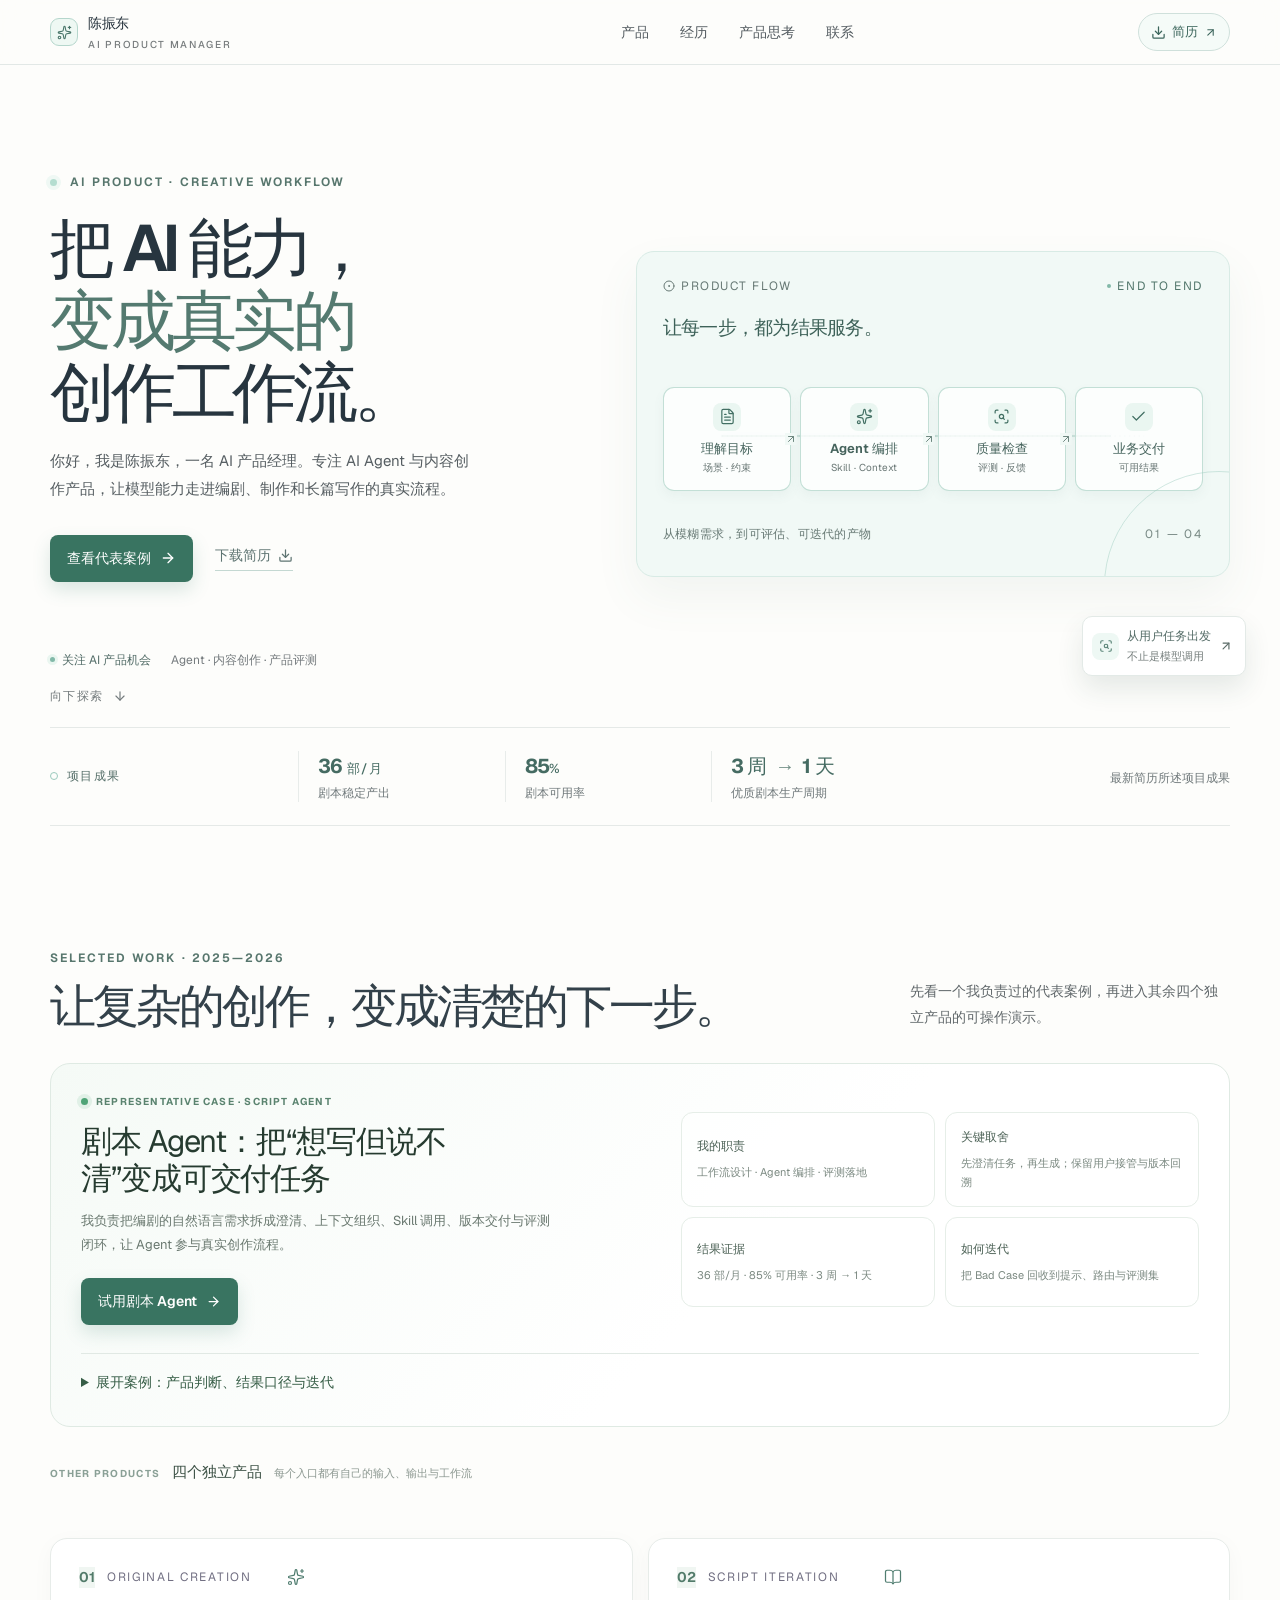
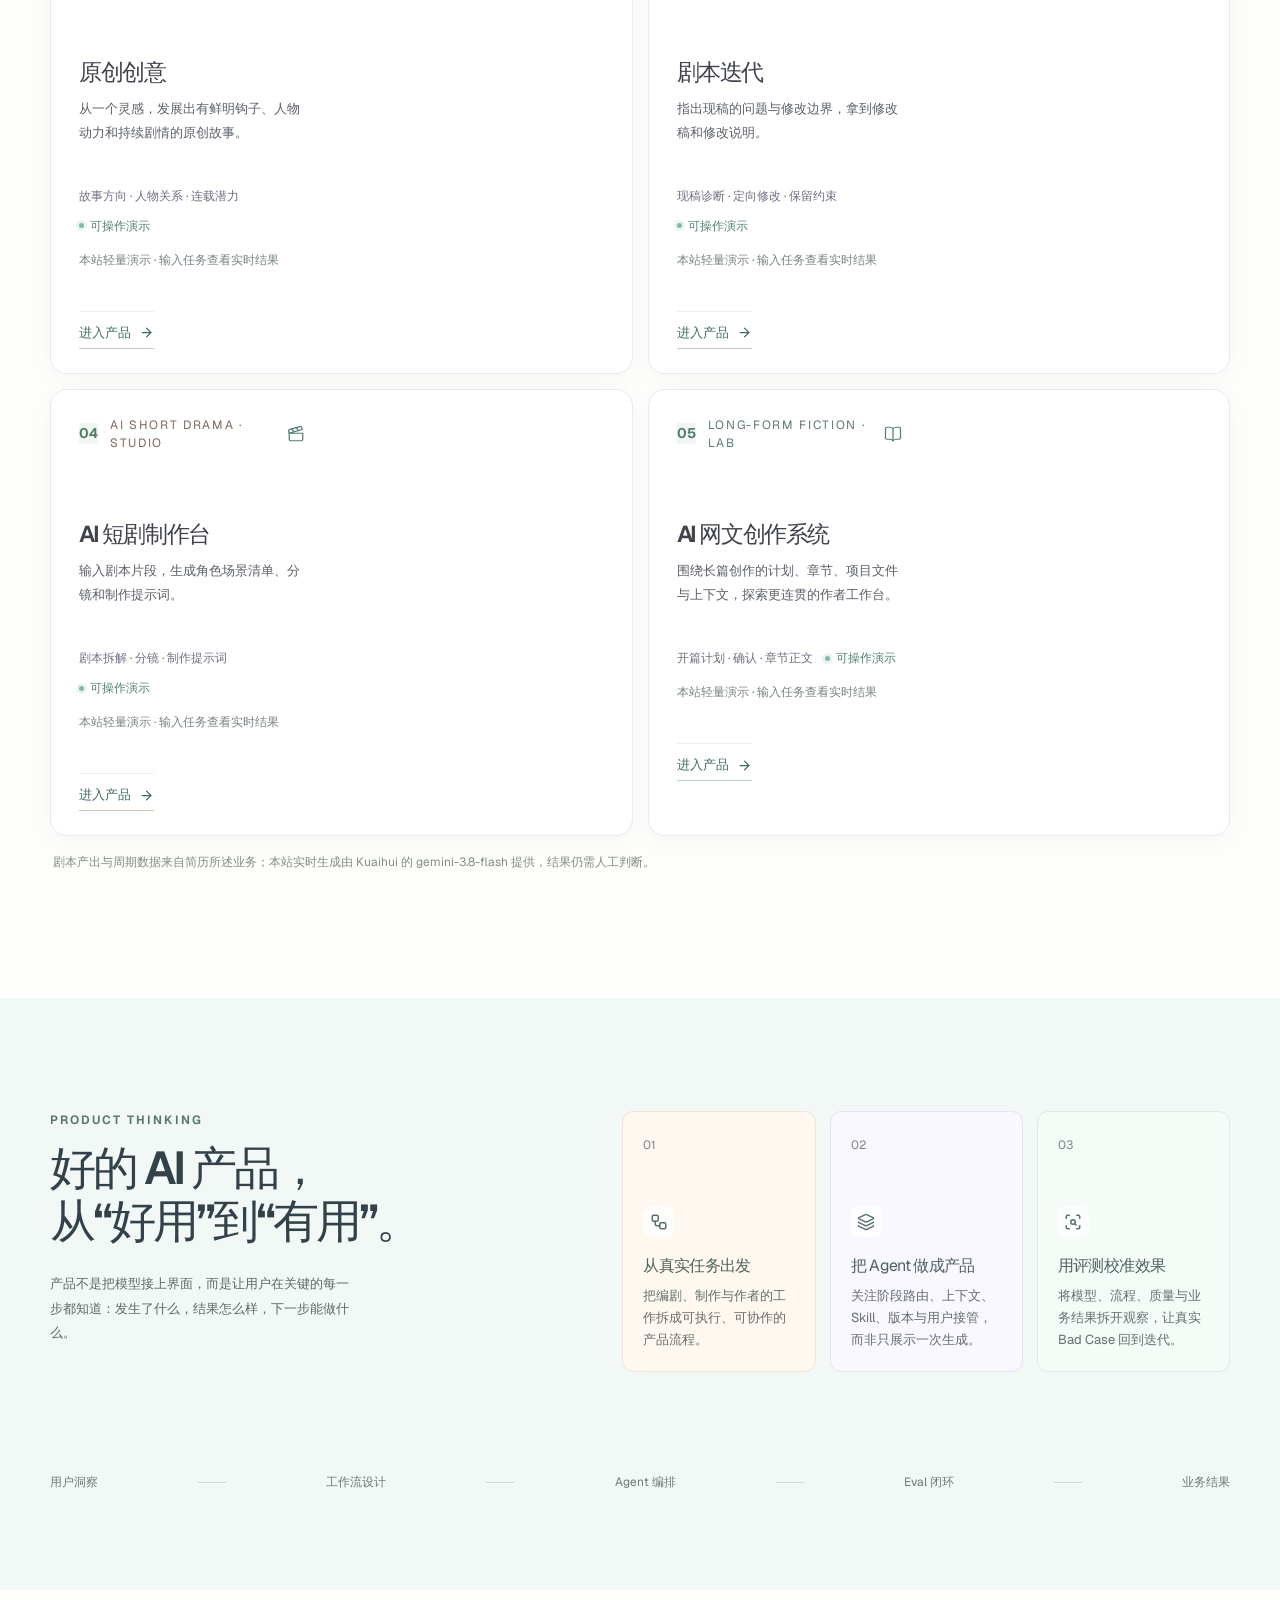
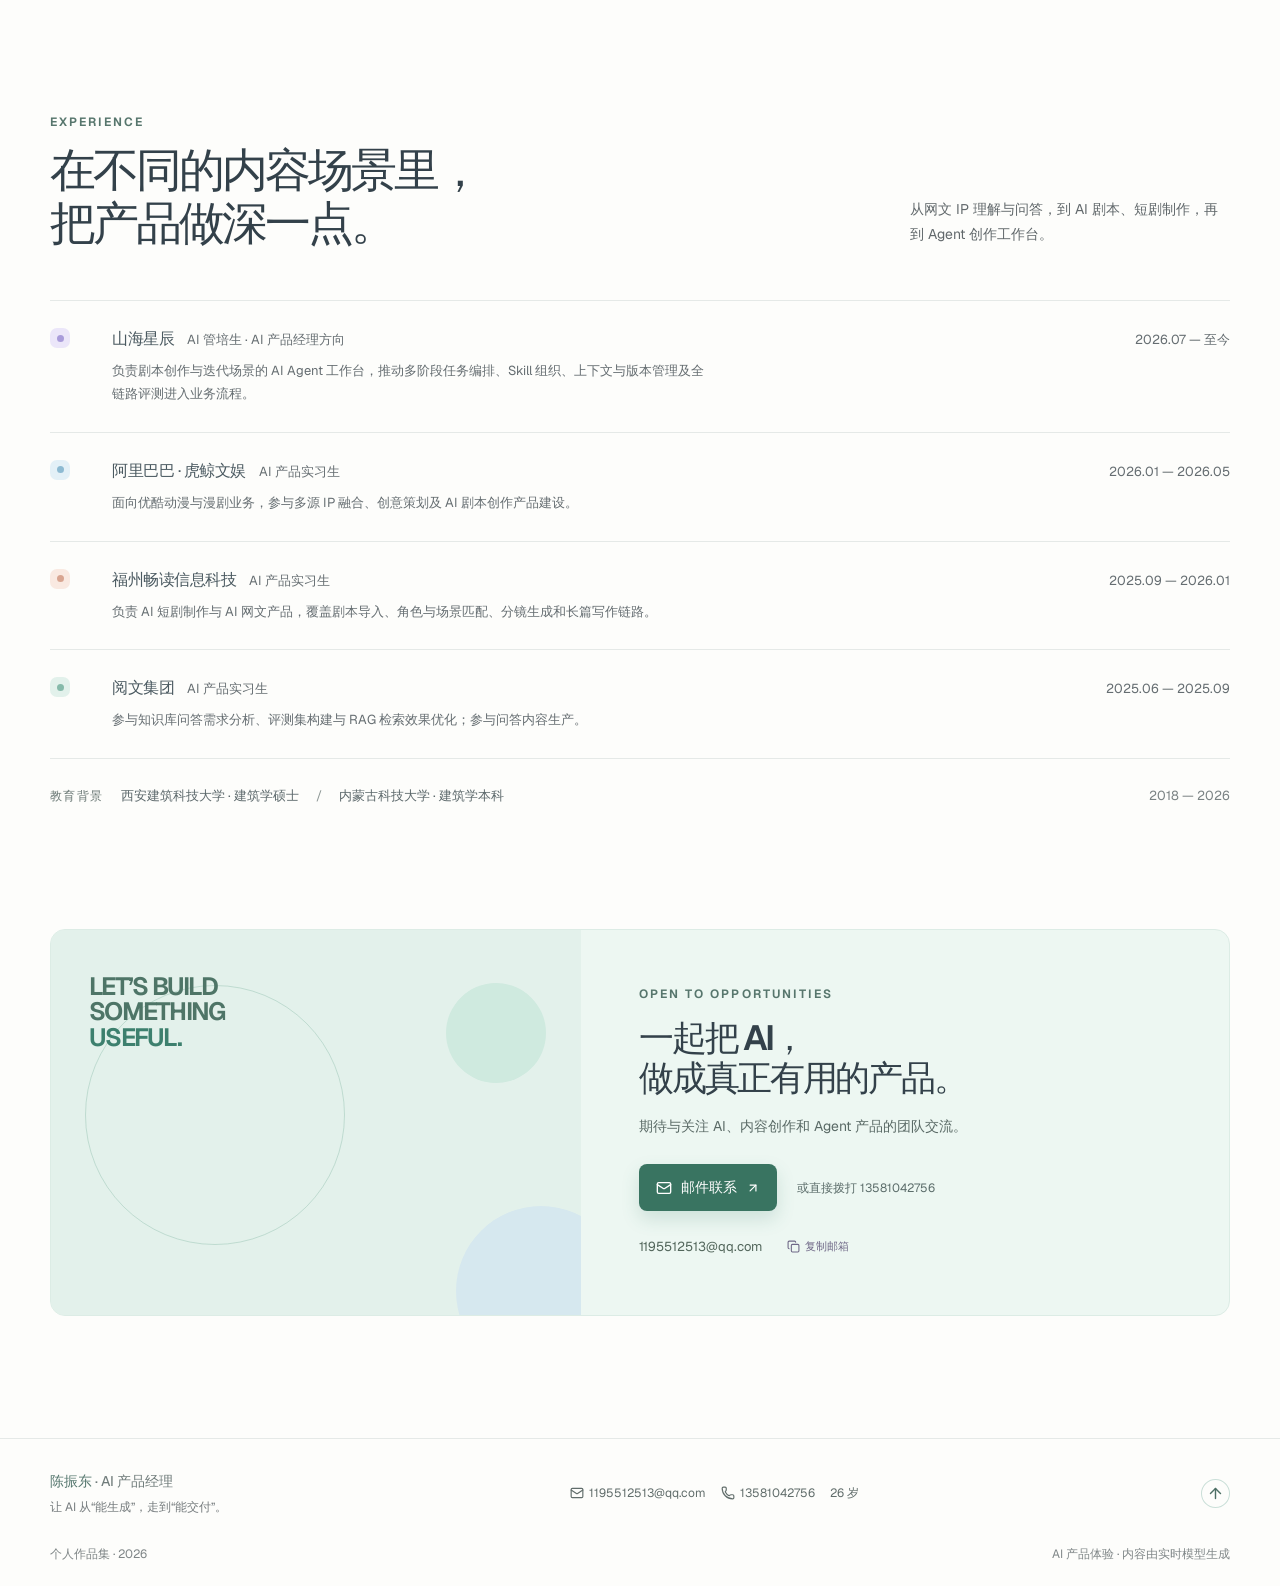
<file: index.html>
<!doctype html>
<html lang="zh-CN">
  <head>
    <meta charset="UTF-8" />
    <link rel="icon" type="image/svg+xml" href="/favicon.svg" />
    <meta name="viewport" content="width=device-width, initial-scale=1.0" />
    <meta
      name="description"
      content="陈振东的 AI 产品经理个人作品集：剧本 Agent、AI 短剧制作与 AI 网文创作系统。"
    />
    <title>陈振东 · AI 产品经理</title>
    <meta name="theme-color" content="#fdfdfb" />
    <link rel="canonical" href="https://closer-creat.github.io/" />
    <meta property="og:type" content="website" />
    <meta property="og:locale" content="zh_CN" />
    <meta property="og:site_name" content="陈振东 · AI 产品作品集" />
    <meta property="og:title" content="陈振东 · AI 产品经理" />
    <meta
      property="og:description"
      content="陈振东的 AI 产品经理个人作品集：剧本 Agent、AI 短剧制作与 AI 网文创作系统。"
    />
    <meta property="og:url" content="https://closer-creat.github.io/" />
    <script type="module" crossorigin src="/assets/index-BRLdlE_o.js"></script>
    <link rel="stylesheet" crossorigin href="/assets/index-TGGJZTdG.css">
  </head>
  <body>
    <div id="root"></div>
  </body>
</html>
</file>
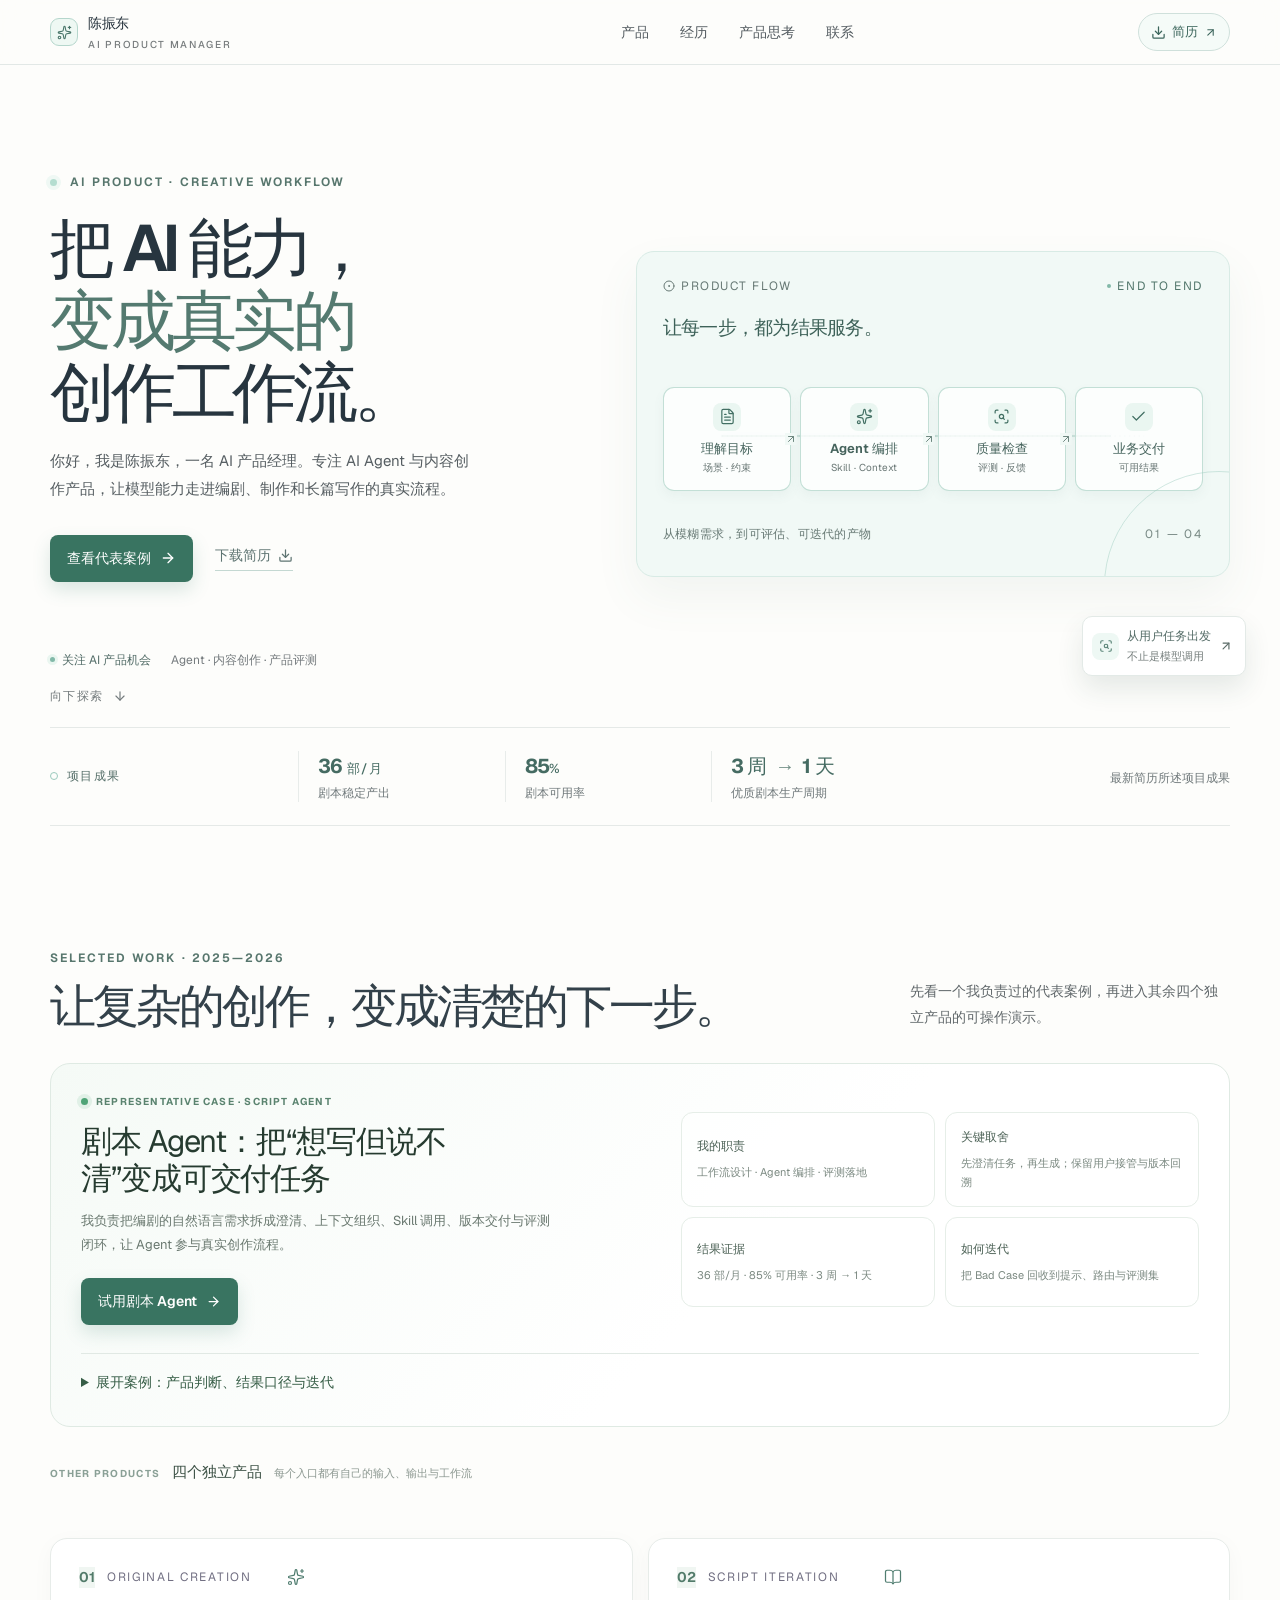
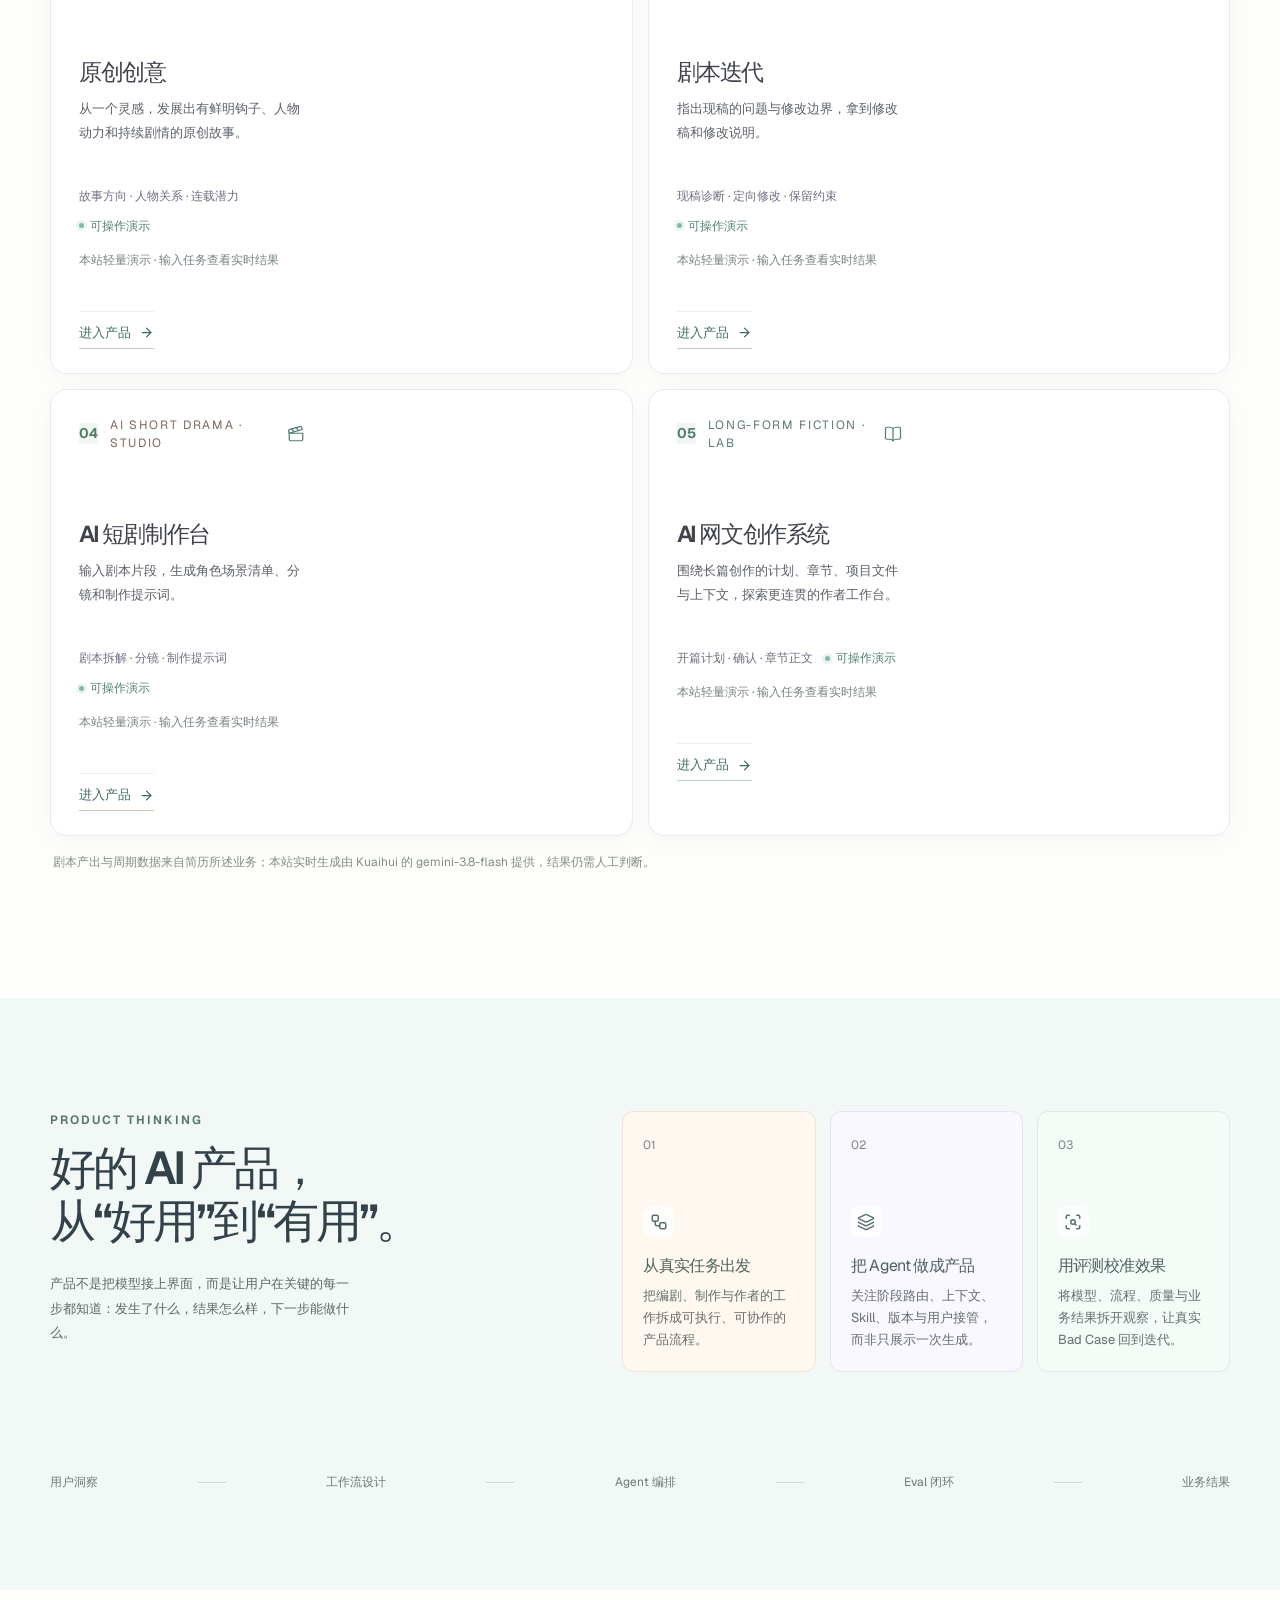
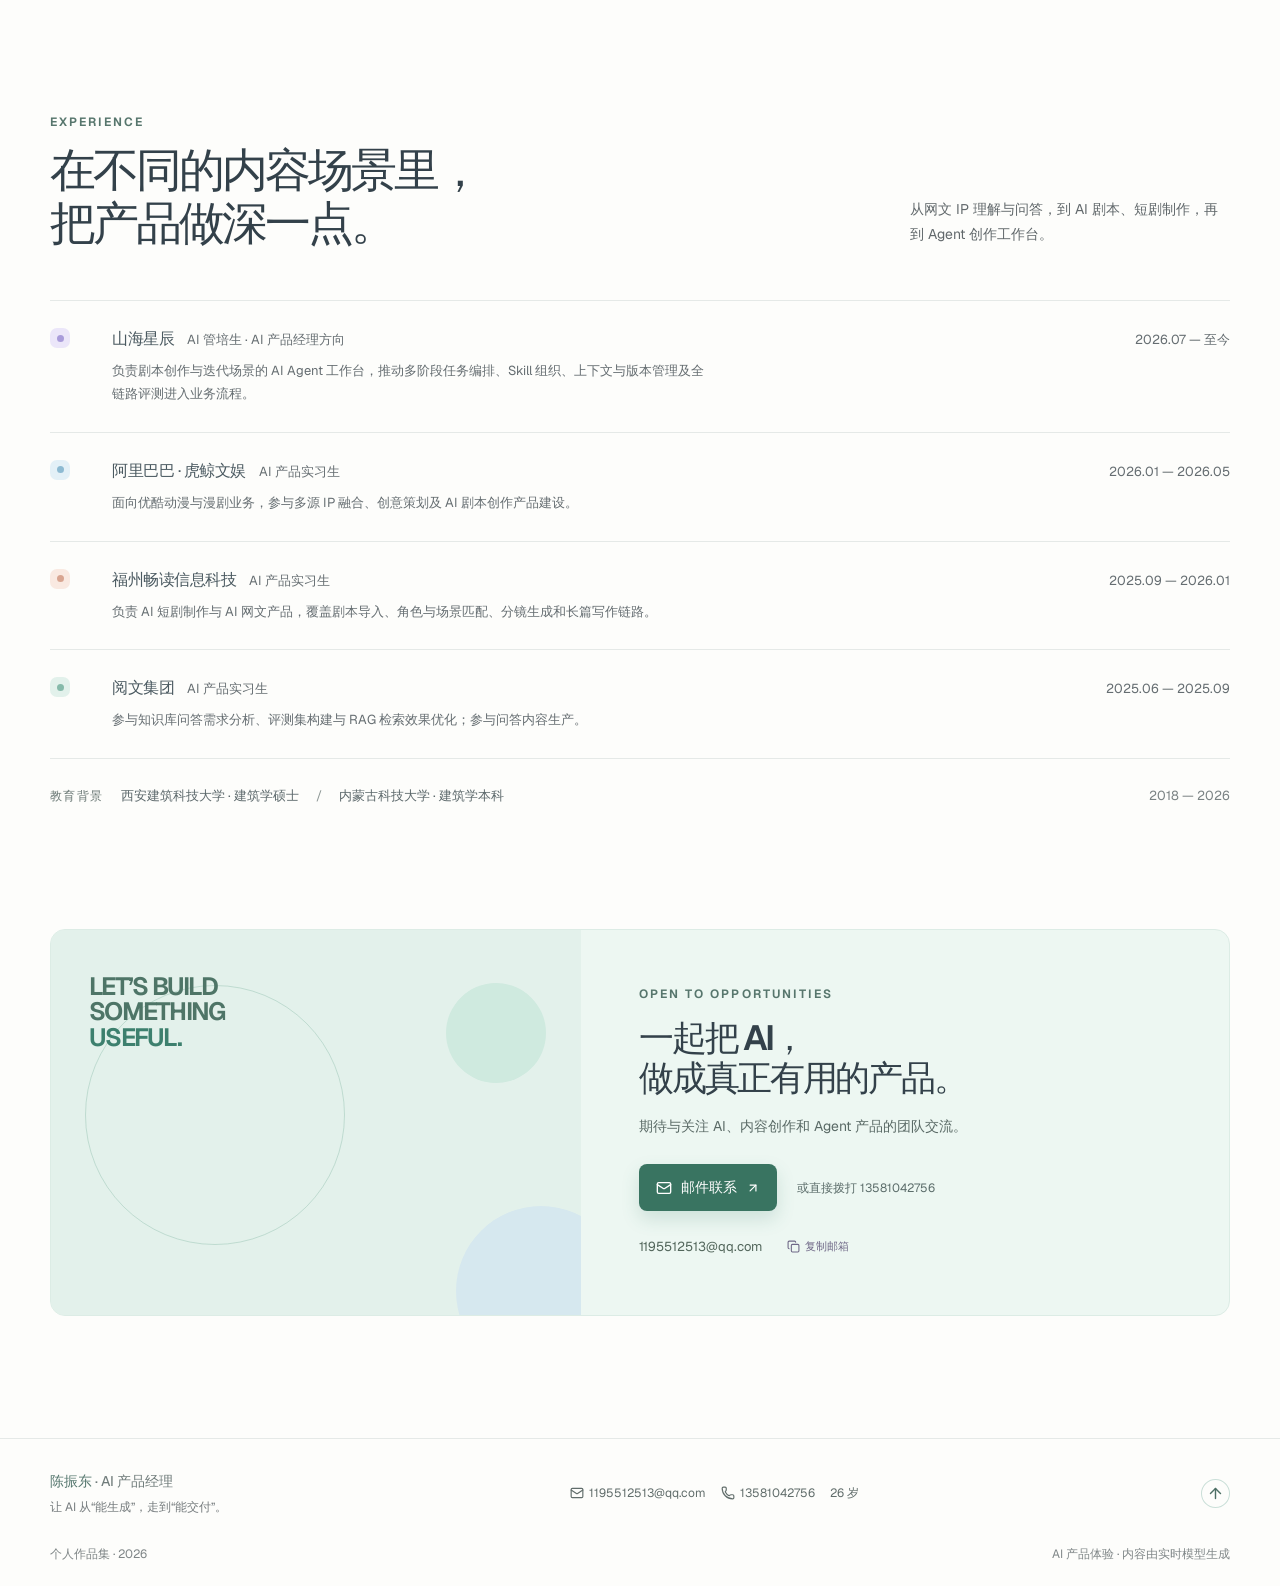
<file: projects/ai-novel/index.html>
<!doctype html>
<html lang="zh-CN">
  <head>
    <meta charset="UTF-8" />
    <link rel="icon" type="image/svg+xml" href="/favicon.svg" />
    <meta name="viewport" content="width=device-width, initial-scale=1.0" />
    <meta
      name="description"
      content="围绕长篇创作的计划、章节、项目文件与上下文，探索更连贯的作者工作台。 在线体验由 Gemini 3.8 Flash 提供的真实生成。"
    />
    <title>AI 网文创作系统 · 陈振东 | AI 产品经理</title>
    <meta name="theme-color" content="#fdfdfb" />
    <link rel="canonical" href="https://closer-creat.github.io/projects/ai-novel/" />
    <meta property="og:type" content="website" />
    <meta property="og:locale" content="zh_CN" />
    <meta property="og:site_name" content="陈振东 · AI 产品作品集" />
    <meta property="og:title" content="AI 网文创作系统 · 陈振东 | AI 产品经理" />
    <meta
      property="og:description"
      content="围绕长篇创作的计划、章节、项目文件与上下文，探索更连贯的作者工作台。 在线体验由 Gemini 3.8 Flash 提供的真实生成。"
    />
    <meta property="og:url" content="https://closer-creat.github.io/projects/ai-novel/" />
    <script type="module" crossorigin src="/assets/index-BRLdlE_o.js"></script>
    <link rel="stylesheet" crossorigin href="/assets/index-TGGJZTdG.css">
  </head>
  <body>
    <div id="root"></div>
  </body>
</html>
</file>
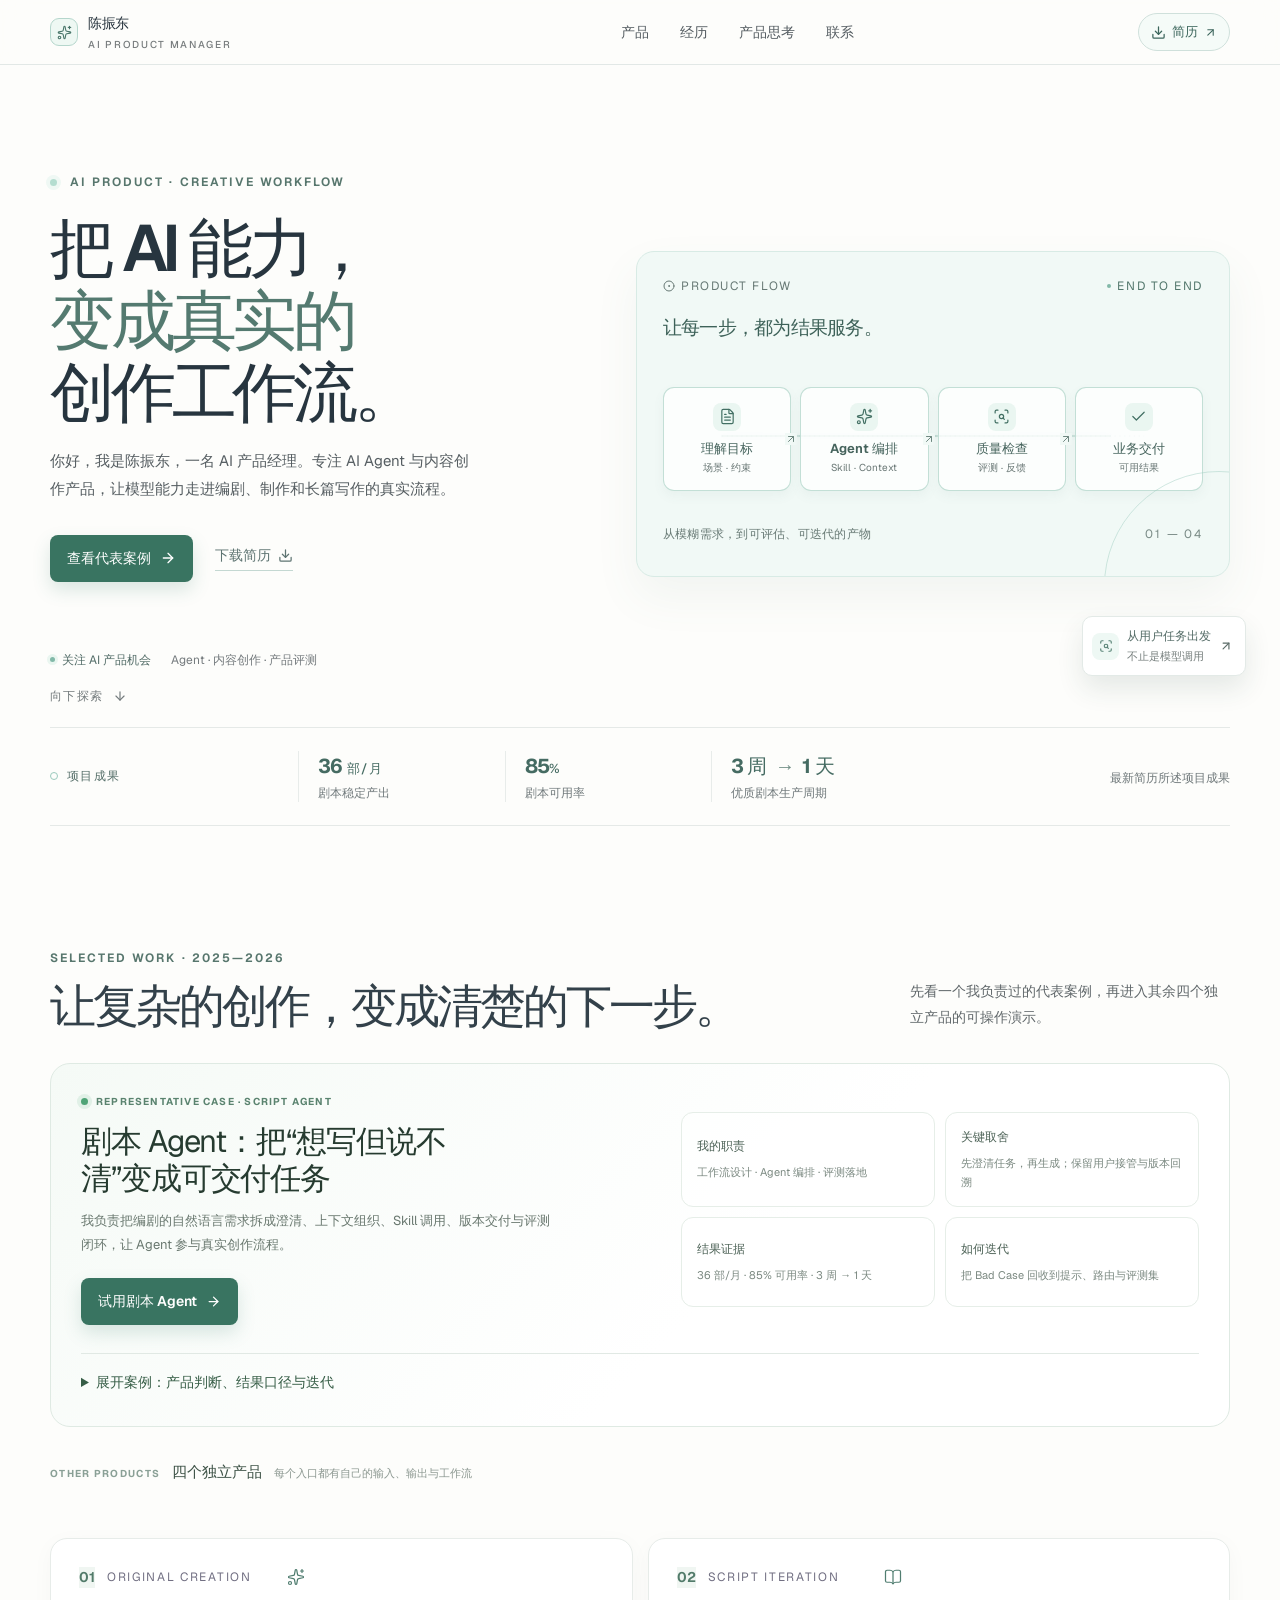
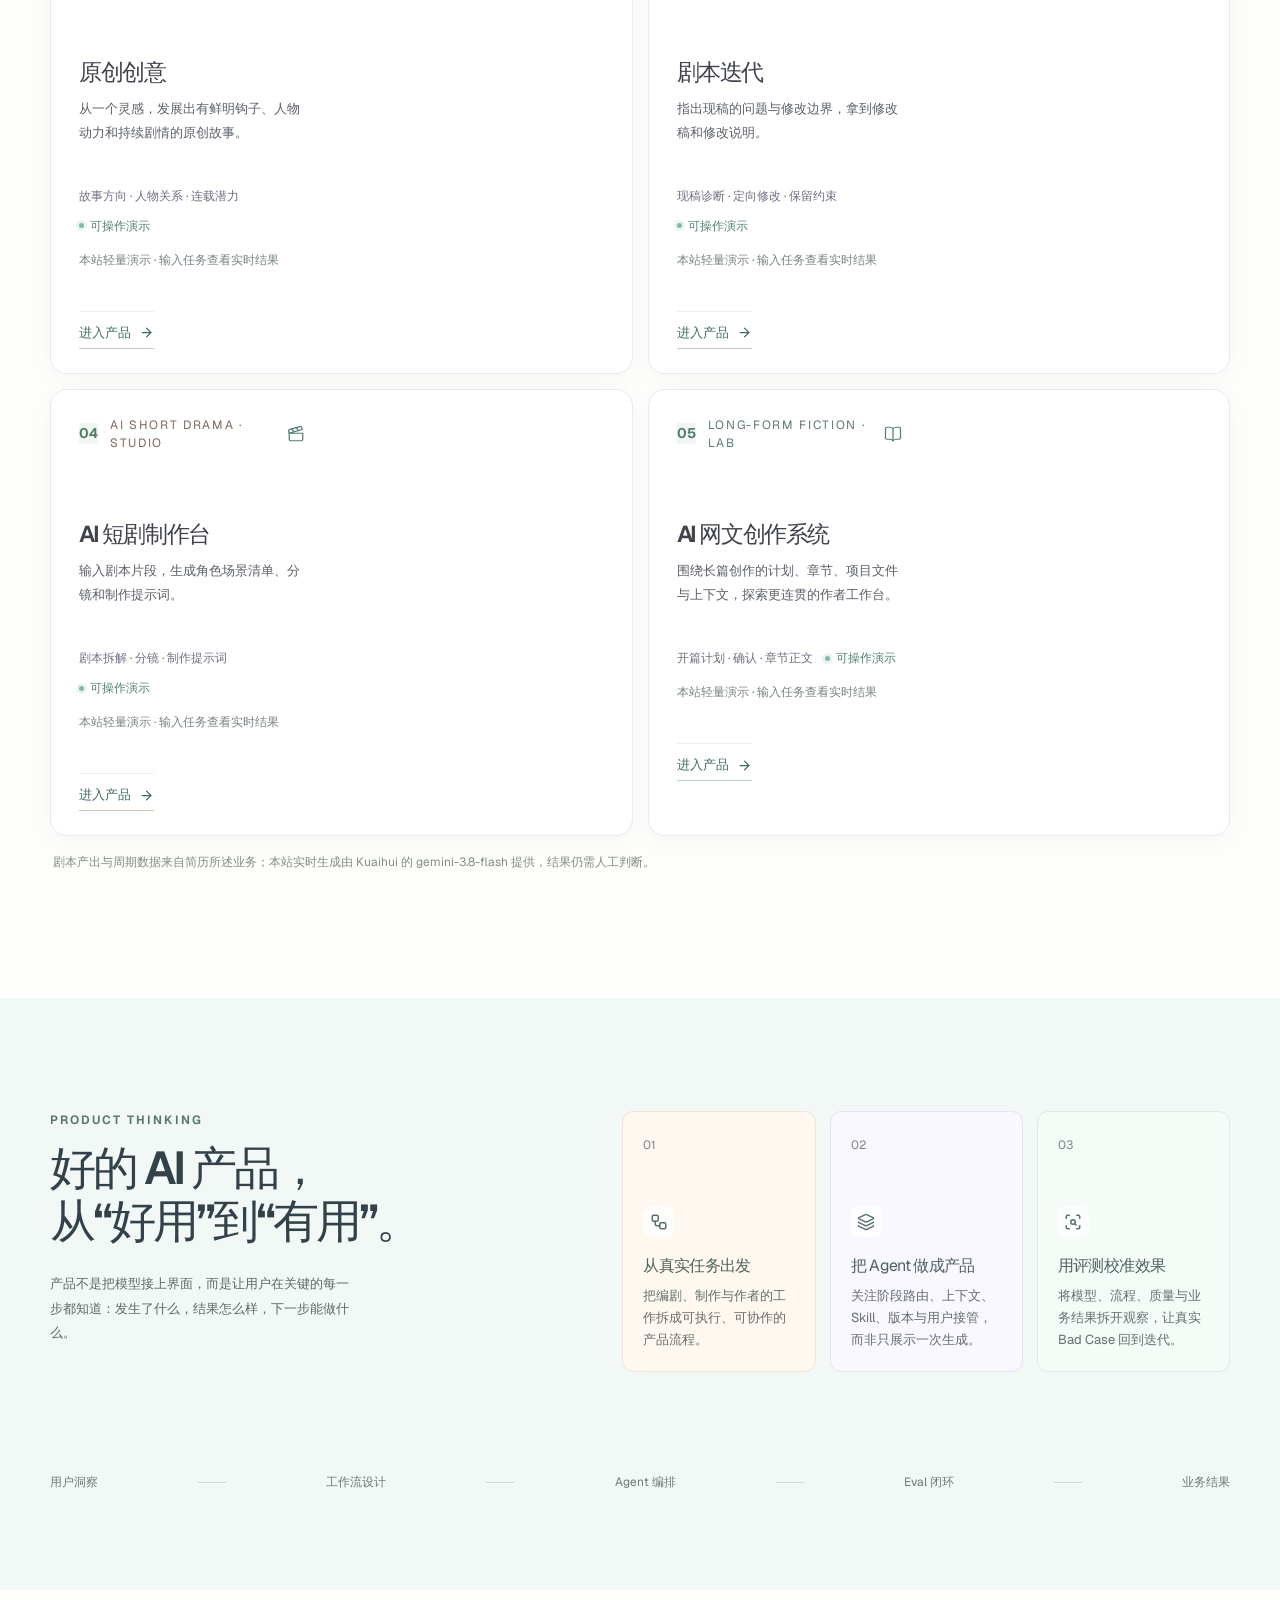
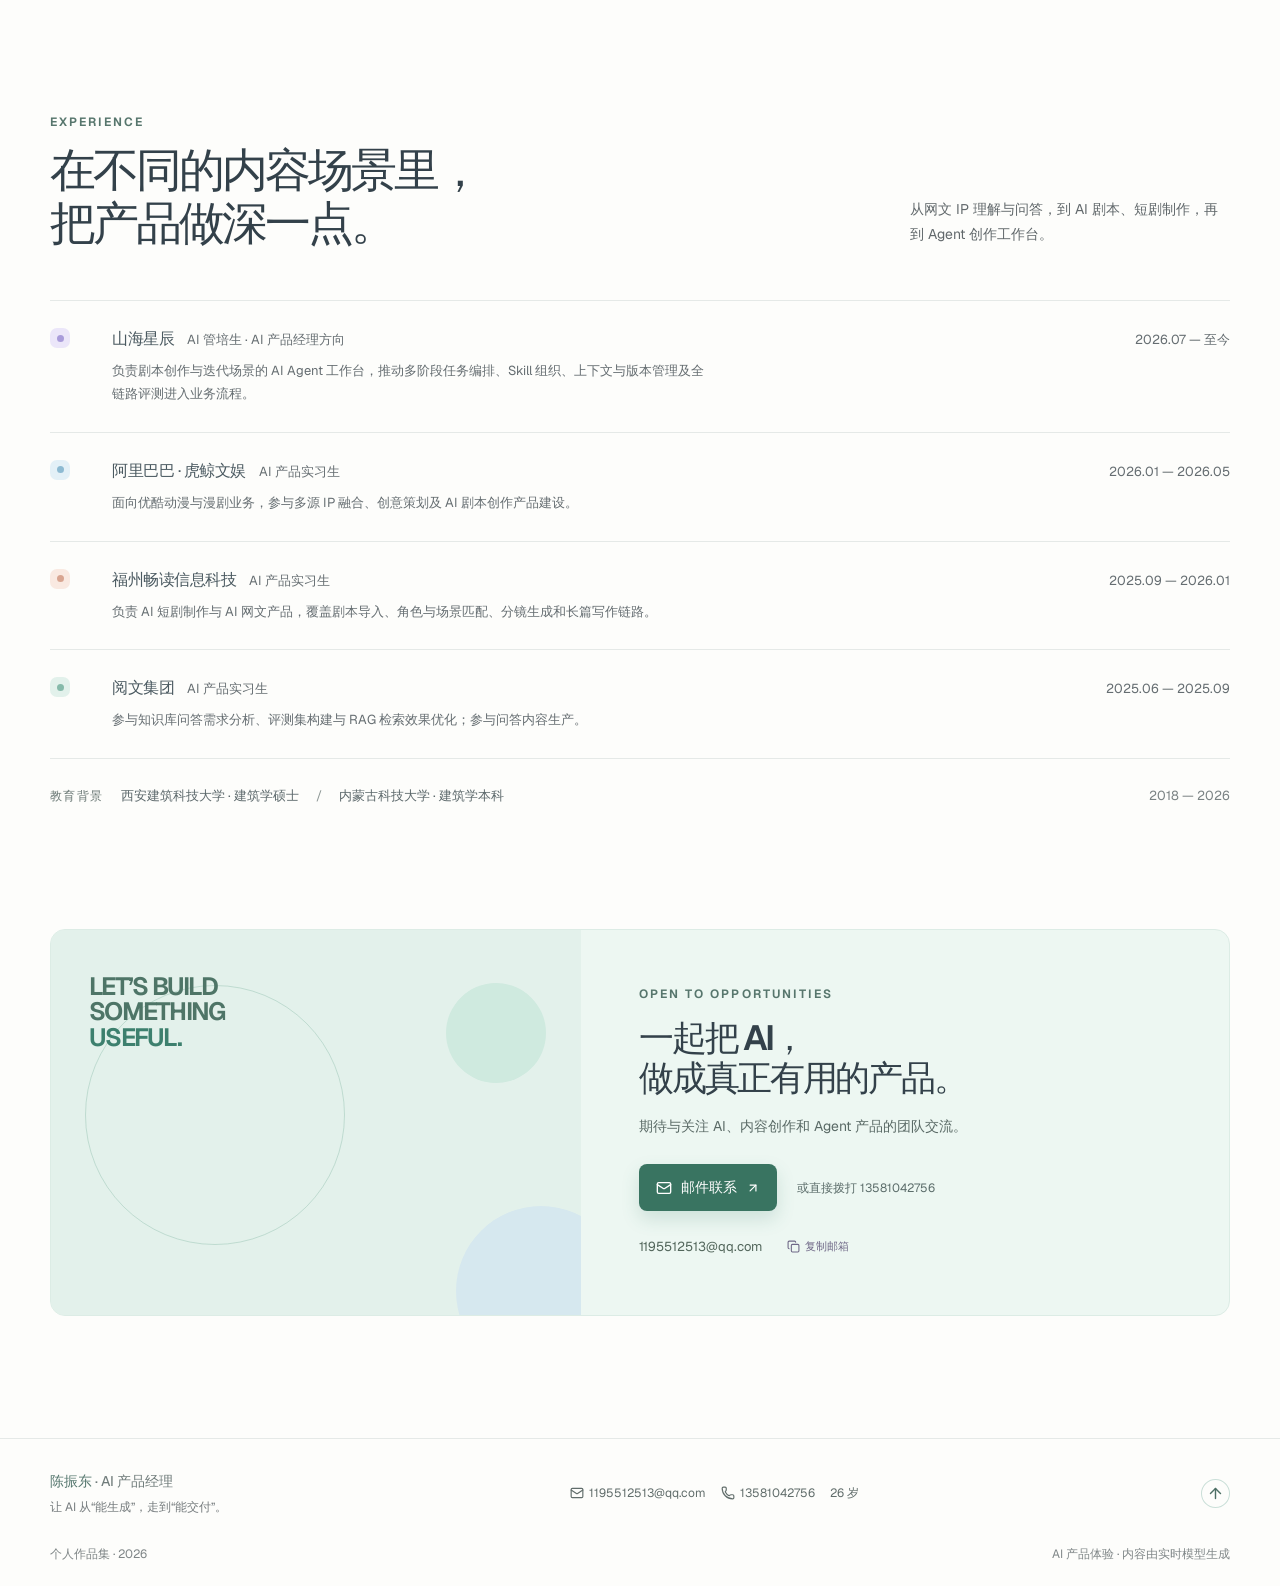
<file: projects/original-creation/index.html>
<!doctype html>
<html lang="zh-CN">
  <head>
    <meta charset="UTF-8" />
    <link rel="icon" type="image/svg+xml" href="/favicon.svg" />
    <meta name="viewport" content="width=device-width, initial-scale=1.0" />
    <meta
      name="description"
      content="从一个灵感，发展出有鲜明钩子、人物动力和持续剧情的原创故事。 在线体验由 Gemini 3.8 Flash 提供的真实生成。"
    />
    <title>原创创意 · 陈振东 | AI 产品经理</title>
    <meta name="theme-color" content="#fdfdfb" />
    <link rel="canonical" href="https://closer-creat.github.io/projects/original-creation/" />
    <meta property="og:type" content="website" />
    <meta property="og:locale" content="zh_CN" />
    <meta property="og:site_name" content="陈振东 · AI 产品作品集" />
    <meta property="og:title" content="原创创意 · 陈振东 | AI 产品经理" />
    <meta
      property="og:description"
      content="从一个灵感，发展出有鲜明钩子、人物动力和持续剧情的原创故事。 在线体验由 Gemini 3.8 Flash 提供的真实生成。"
    />
    <meta property="og:url" content="https://closer-creat.github.io/projects/original-creation/" />
    <script type="module" crossorigin src="/assets/index-BRLdlE_o.js"></script>
    <link rel="stylesheet" crossorigin href="/assets/index-TGGJZTdG.css">
  </head>
  <body>
    <div id="root"></div>
  </body>
</html>
</file>
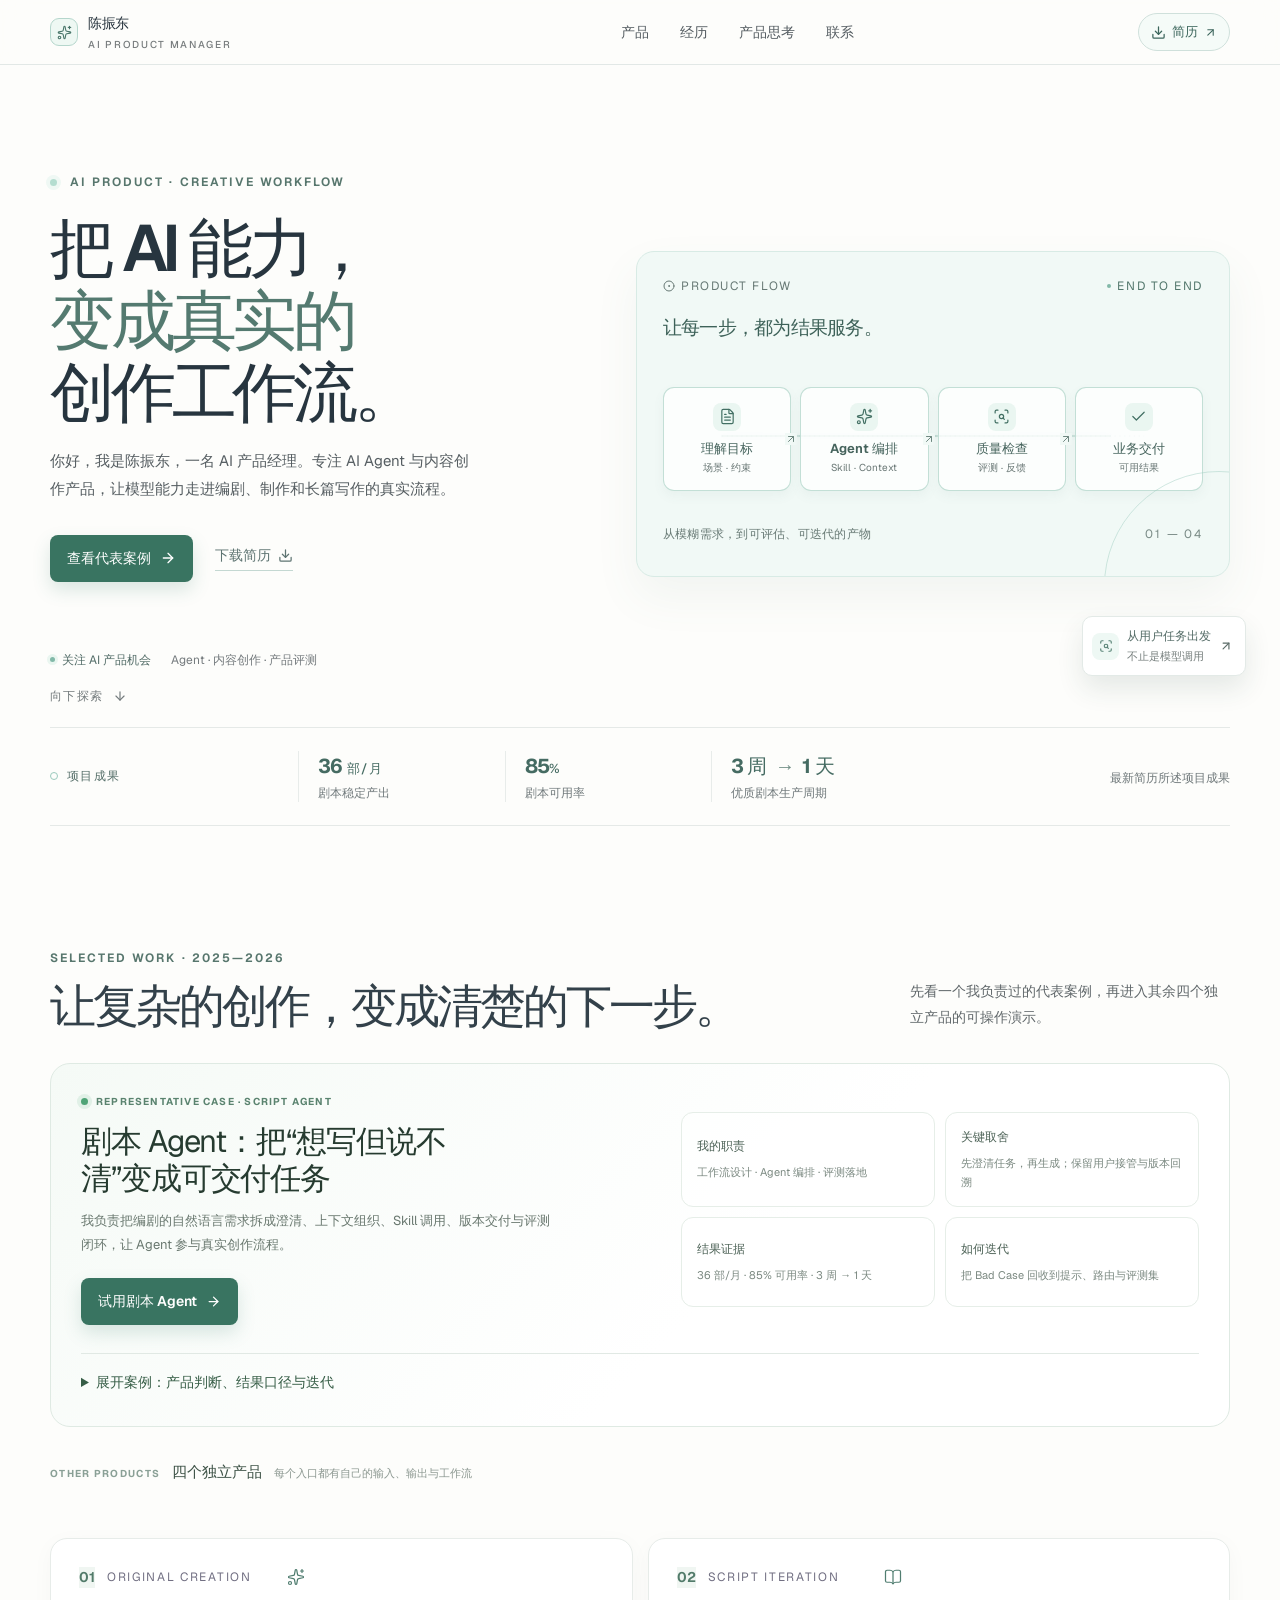
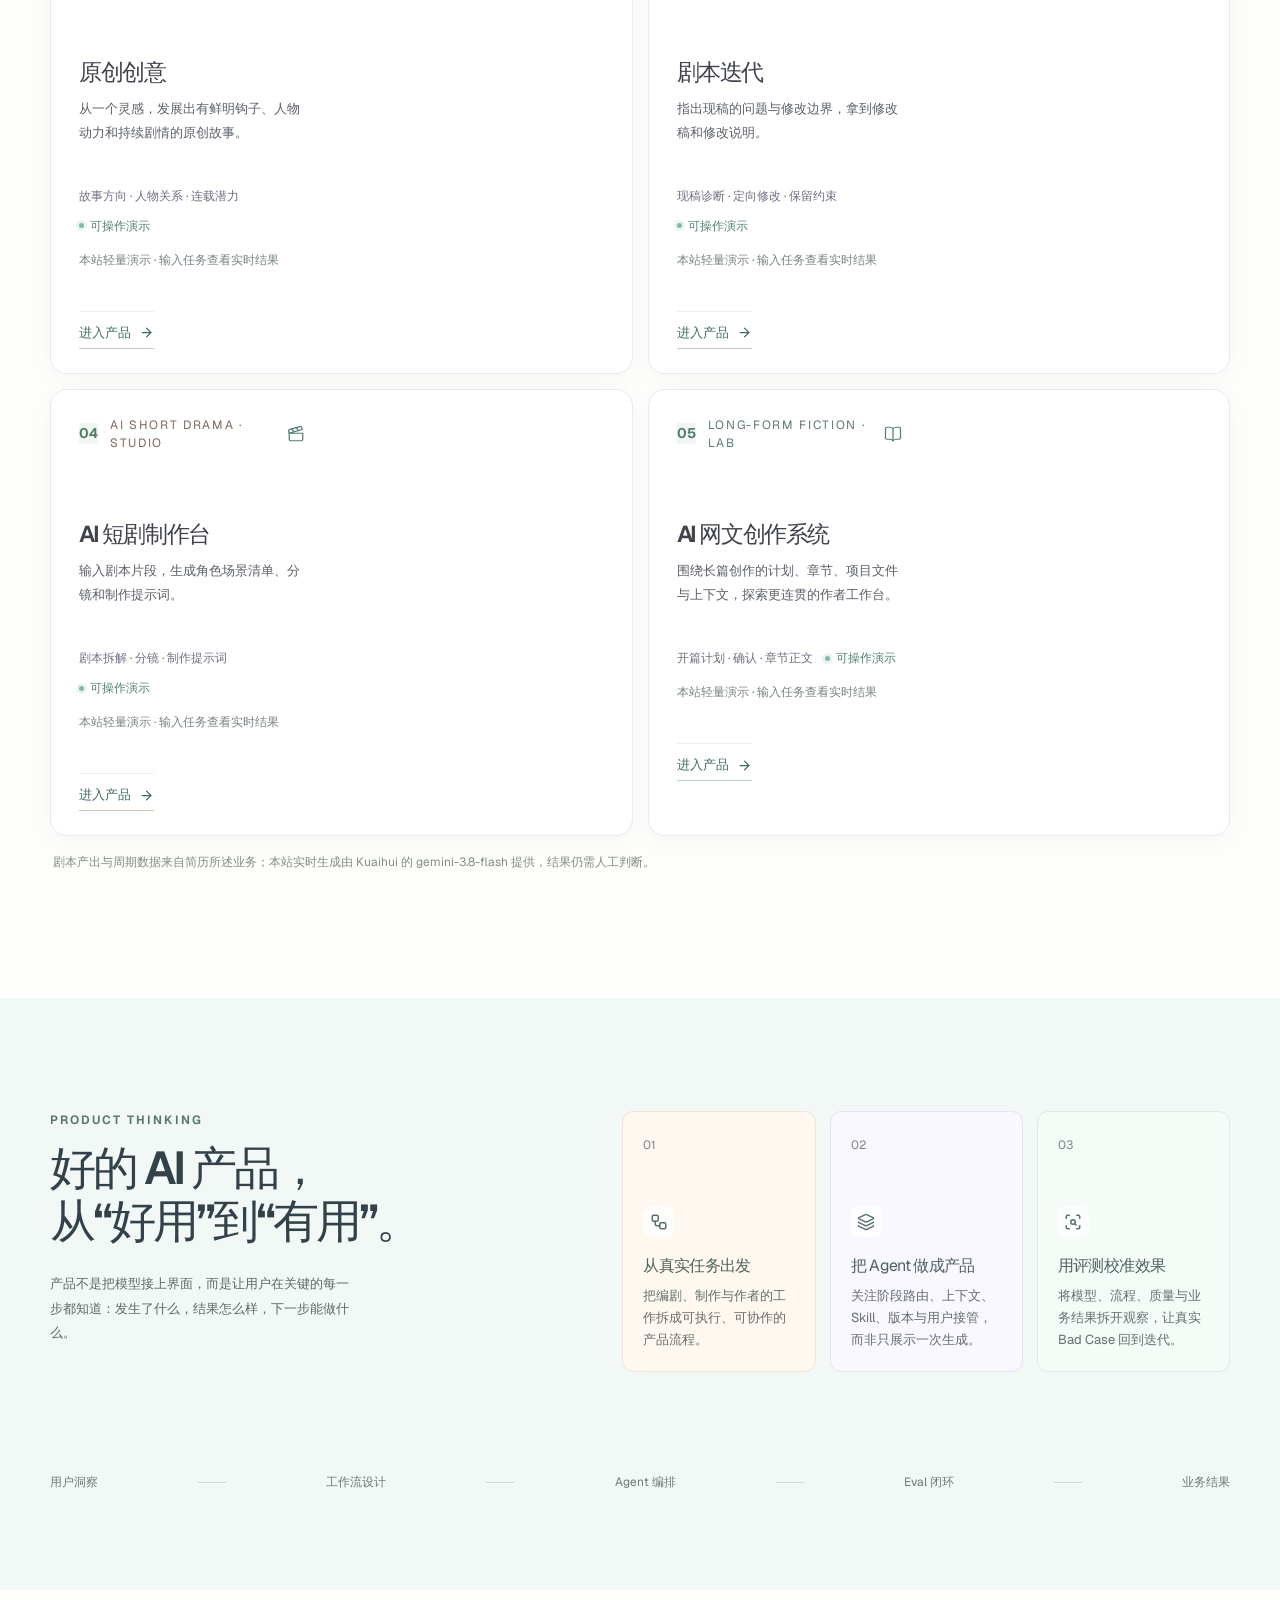
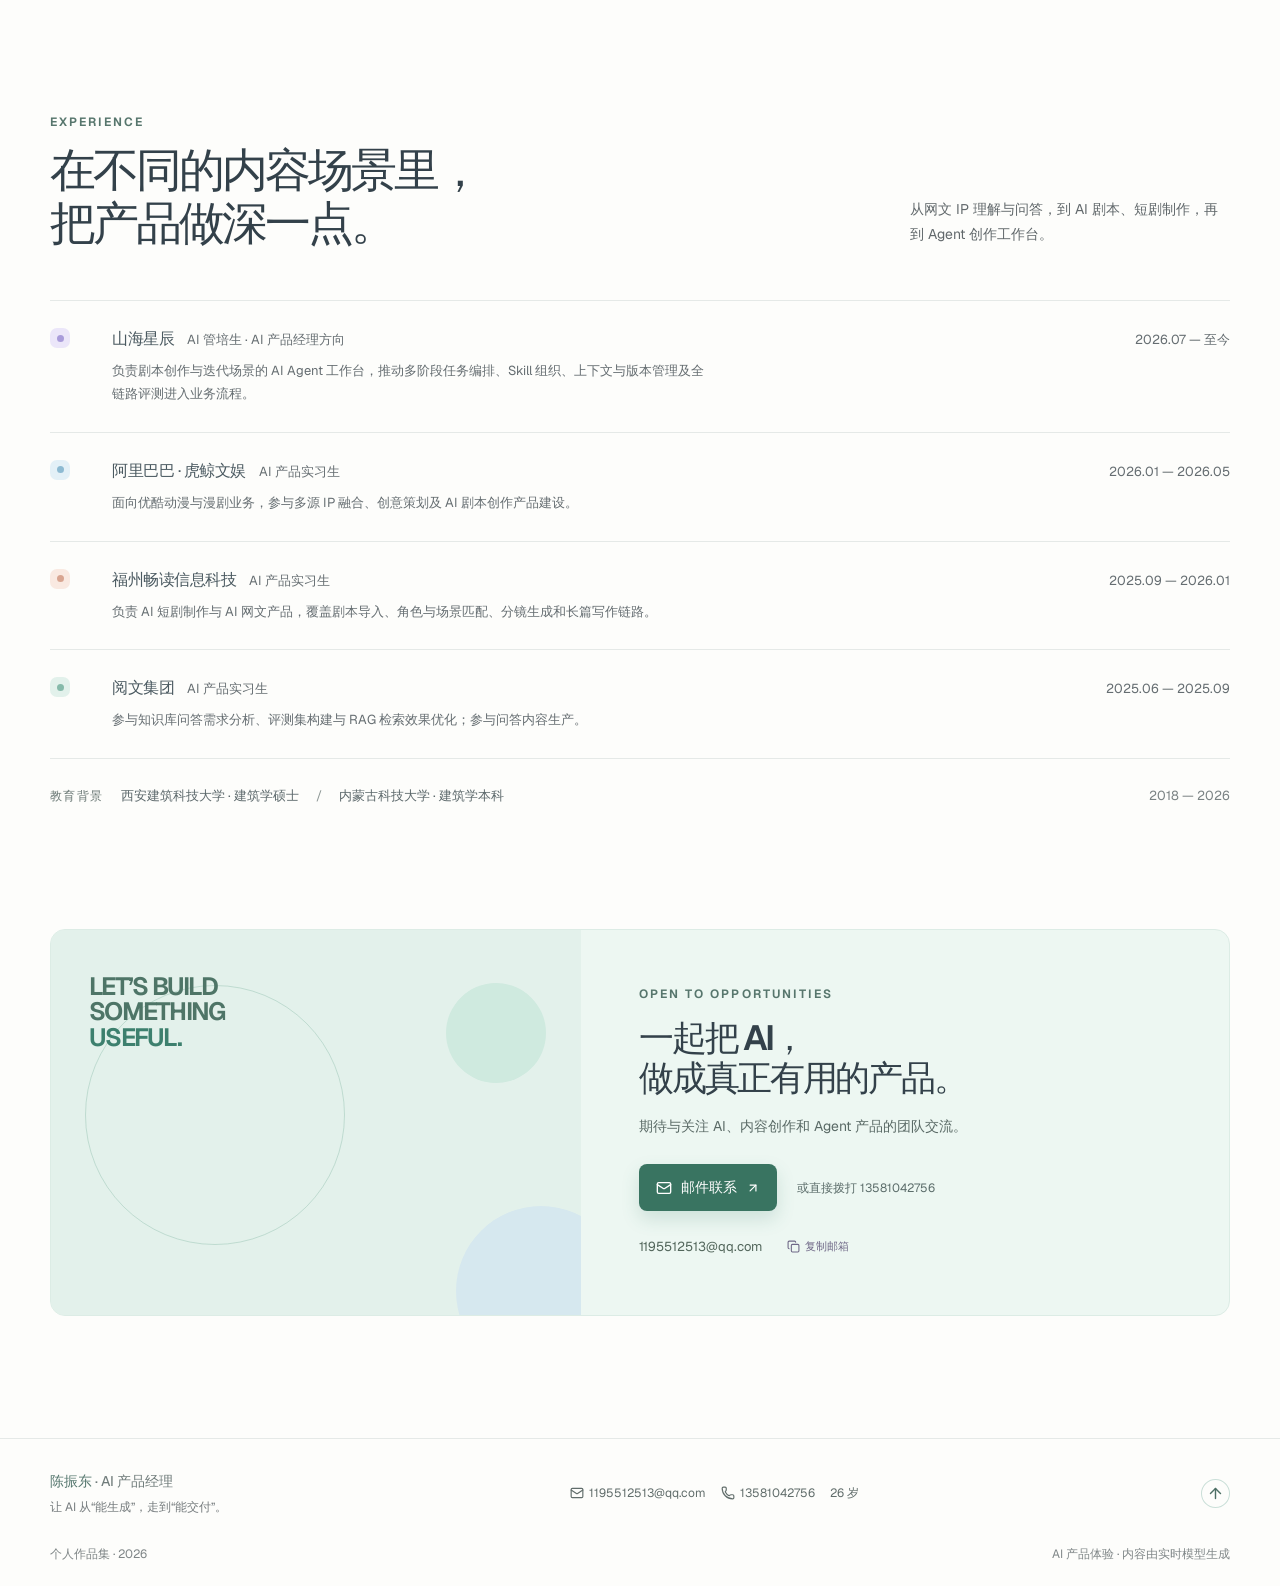
<file: projects/script-agent/index.html>
<!doctype html>
<html lang="zh-CN">
  <head>
    <meta charset="UTF-8" />
    <link rel="icon" type="image/svg+xml" href="/favicon.svg" />
    <meta name="viewport" content="width=device-width, initial-scale=1.0" />
    <meta
      name="description"
      content="用自然语言交代编剧任务；Agent 会先澄清，再逐步交付可复制、导出的文本。 在线体验由 Gemini 3.8 Flash 提供的真实生成。"
    />
    <title>剧本 Agent · 陈振东 | AI 产品经理</title>
    <meta name="theme-color" content="#fdfdfb" />
    <link rel="canonical" href="https://closer-creat.github.io/projects/script-agent/" />
    <meta property="og:type" content="website" />
    <meta property="og:locale" content="zh_CN" />
    <meta property="og:site_name" content="陈振东 · AI 产品作品集" />
    <meta property="og:title" content="剧本 Agent · 陈振东 | AI 产品经理" />
    <meta
      property="og:description"
      content="用自然语言交代编剧任务；Agent 会先澄清，再逐步交付可复制、导出的文本。 在线体验由 Gemini 3.8 Flash 提供的真实生成。"
    />
    <meta property="og:url" content="https://closer-creat.github.io/projects/script-agent/" />
    <script type="module" crossorigin src="/assets/index-BRLdlE_o.js"></script>
    <link rel="stylesheet" crossorigin href="/assets/index-TGGJZTdG.css">
  </head>
  <body>
    <div id="root"></div>
  </body>
</html>
</file>
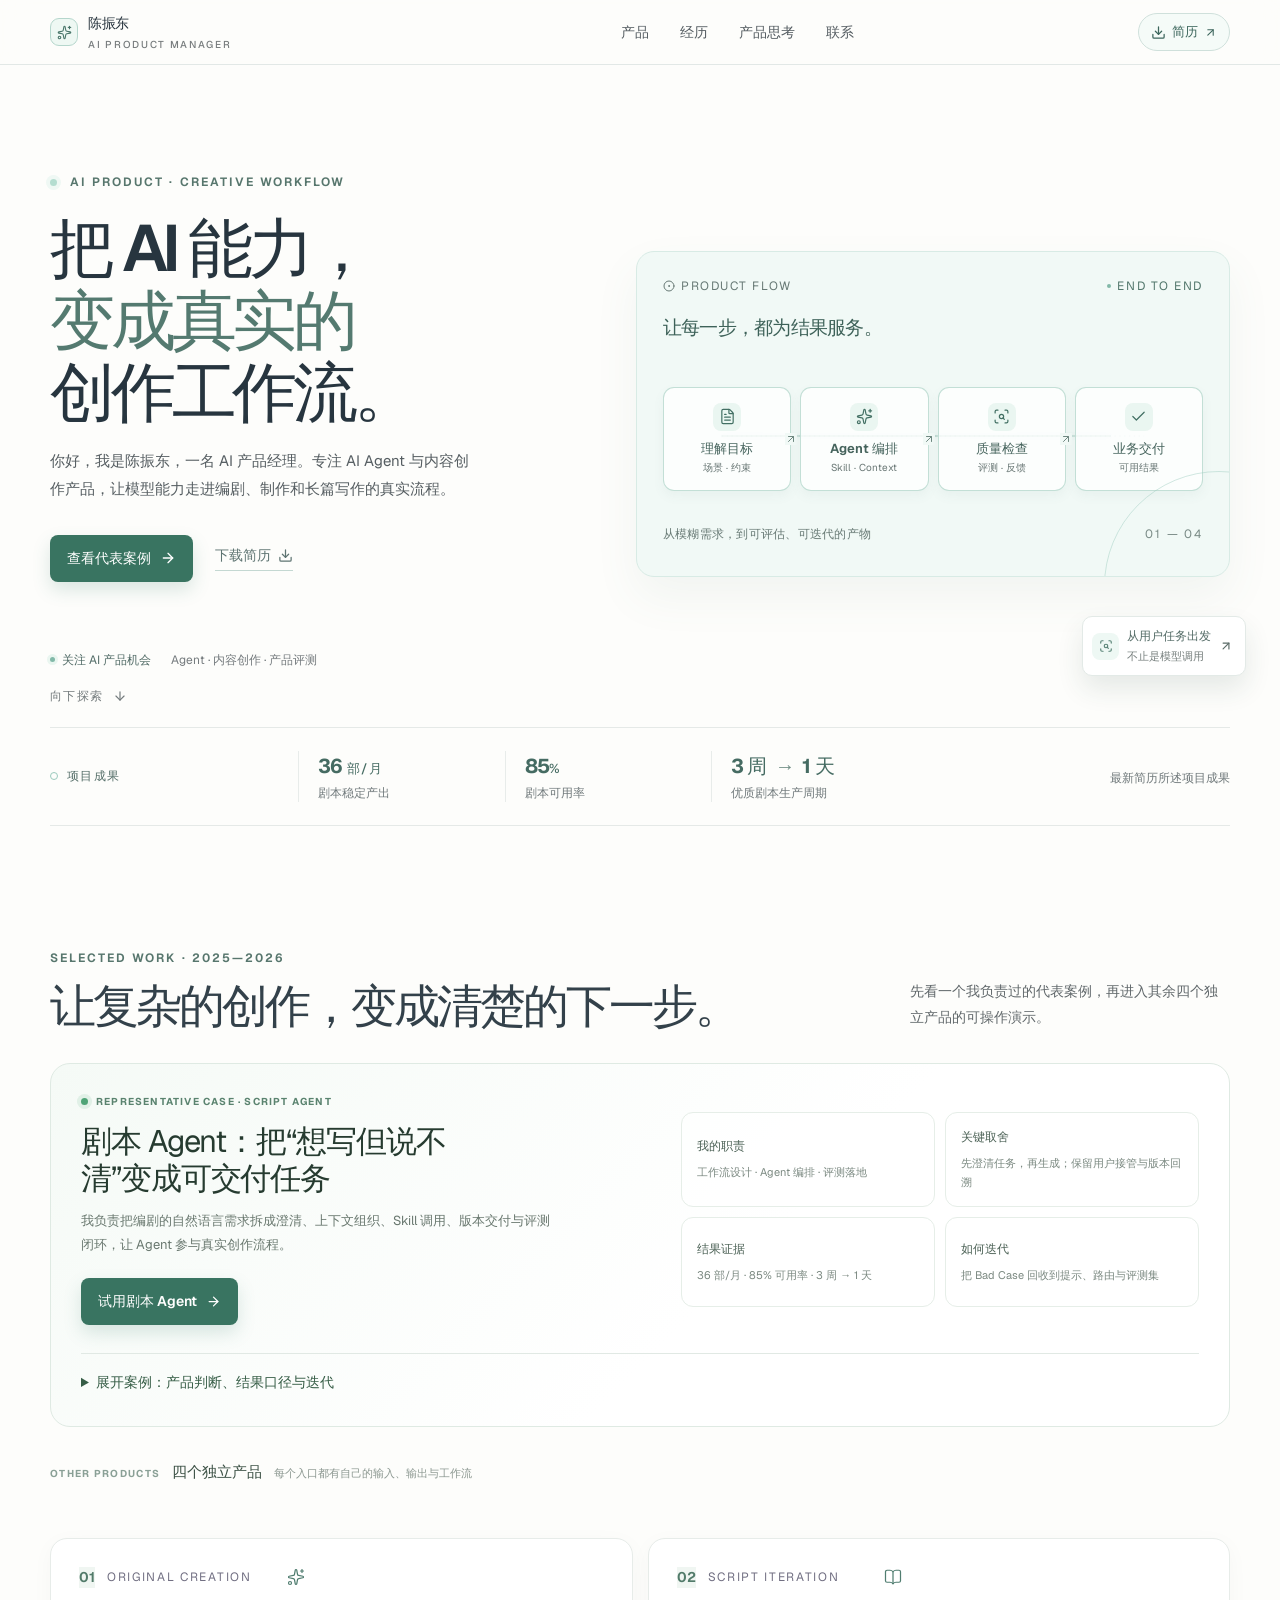
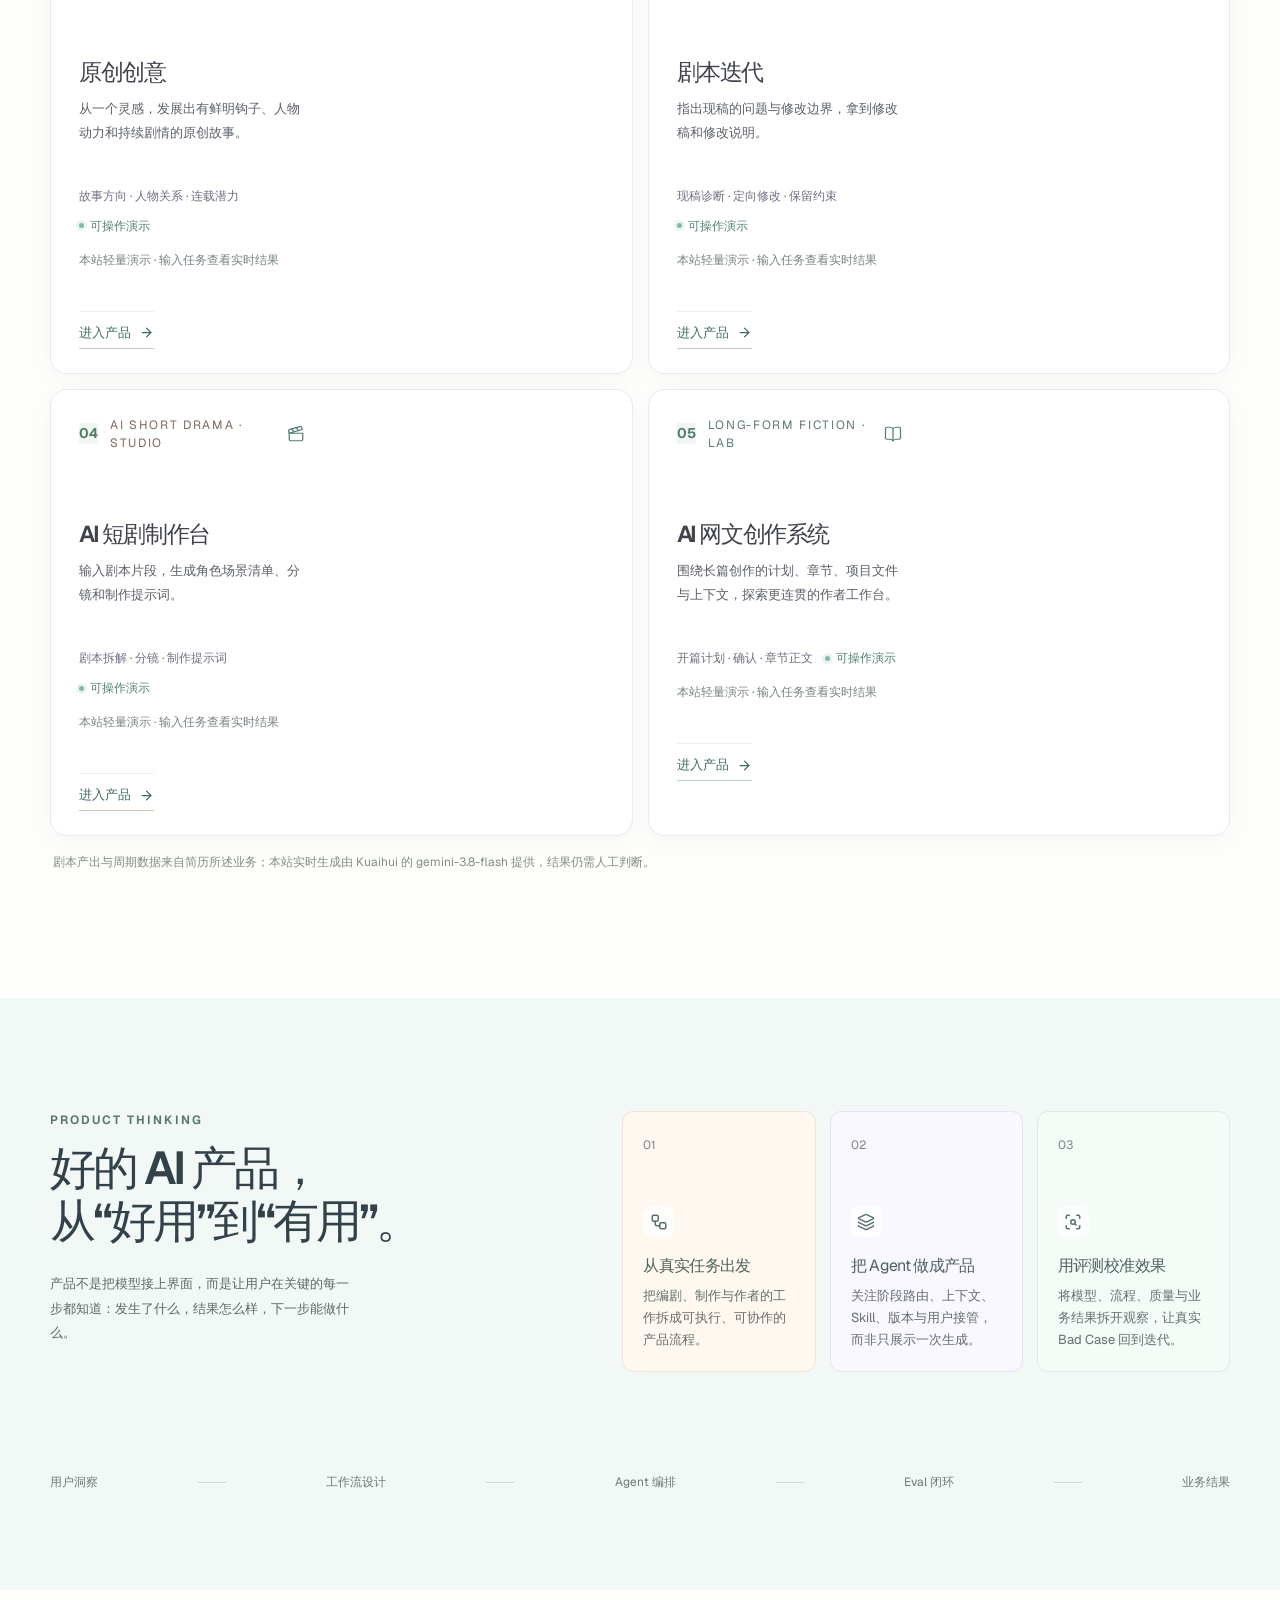
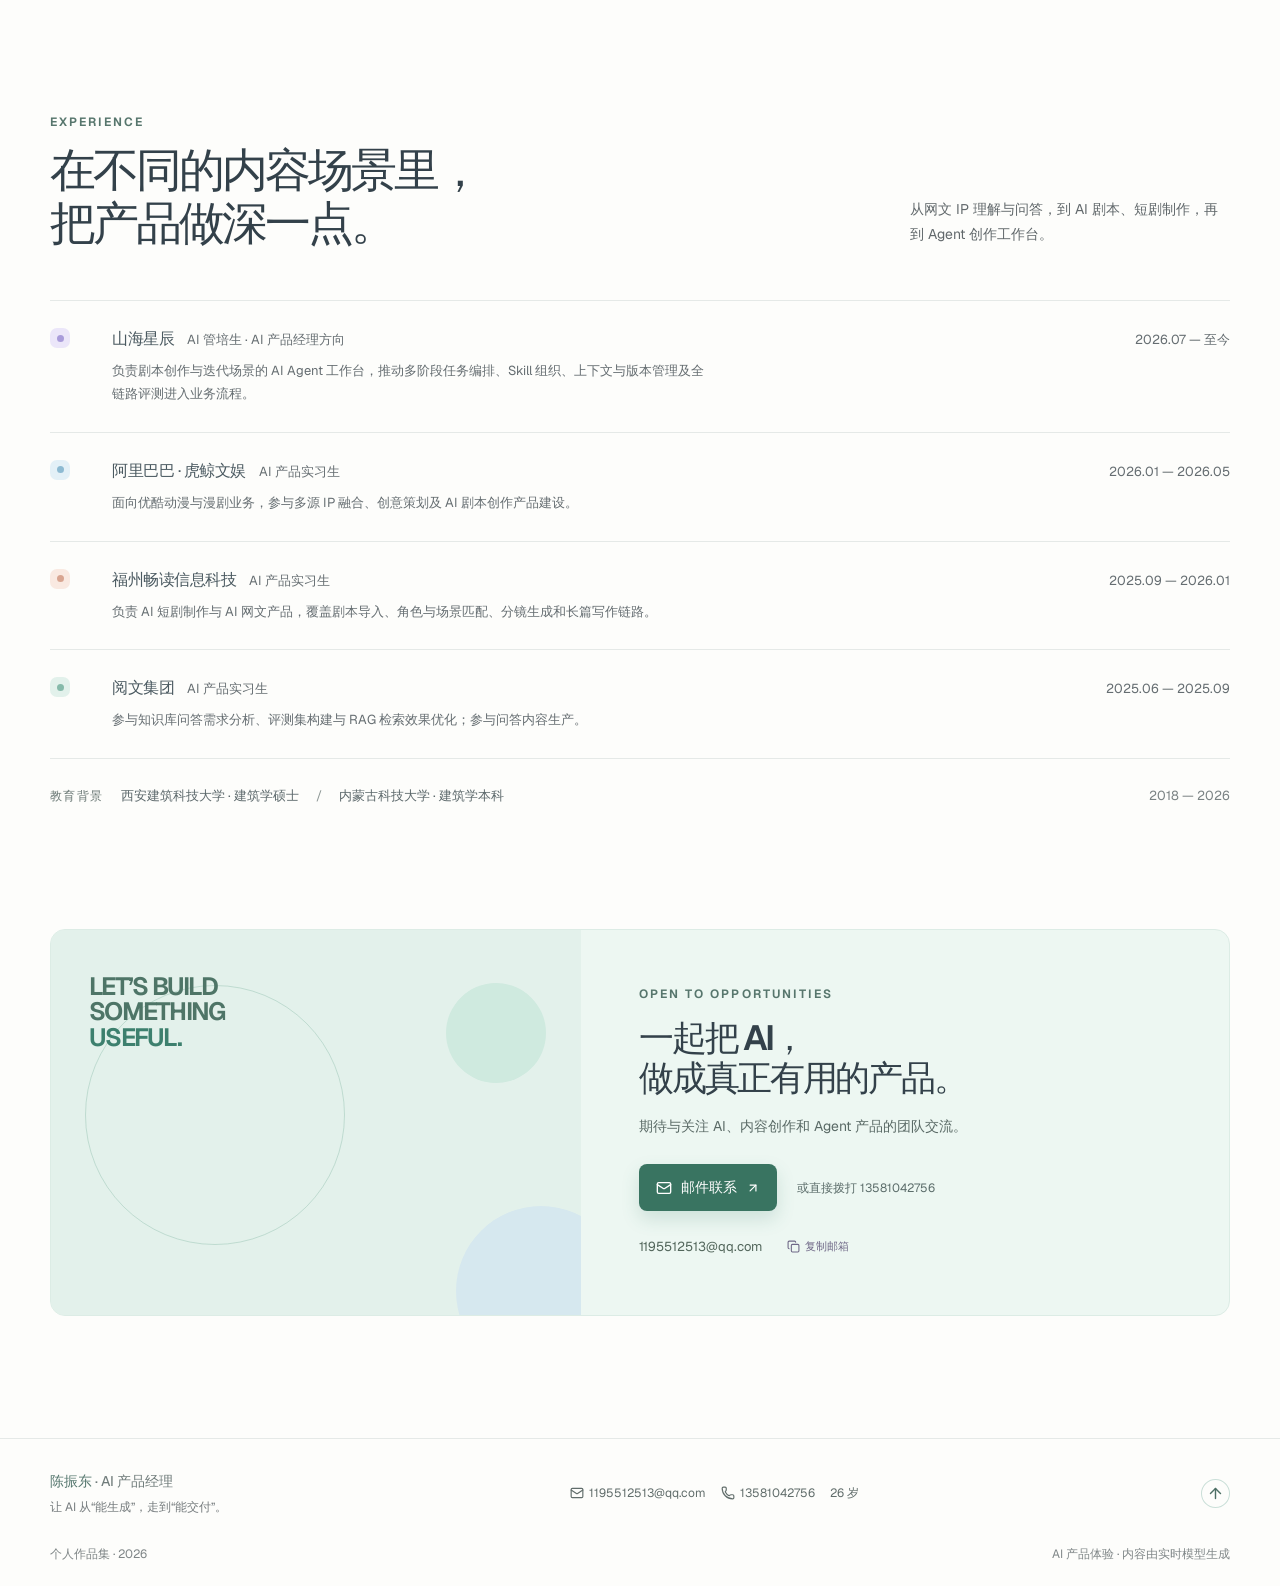
<file: projects/script-iteration/index.html>
<!doctype html>
<html lang="zh-CN">
  <head>
    <meta charset="UTF-8" />
    <link rel="icon" type="image/svg+xml" href="/favicon.svg" />
    <meta name="viewport" content="width=device-width, initial-scale=1.0" />
    <meta
      name="description"
      content="指出现稿的问题与修改边界，拿到修改稿和修改说明。 在线体验由 Gemini 3.8 Flash 提供的真实生成。"
    />
    <title>剧本迭代 · 陈振东 | AI 产品经理</title>
    <meta name="theme-color" content="#fdfdfb" />
    <link rel="canonical" href="https://closer-creat.github.io/projects/script-iteration/" />
    <meta property="og:type" content="website" />
    <meta property="og:locale" content="zh_CN" />
    <meta property="og:site_name" content="陈振东 · AI 产品作品集" />
    <meta property="og:title" content="剧本迭代 · 陈振东 | AI 产品经理" />
    <meta
      property="og:description"
      content="指出现稿的问题与修改边界，拿到修改稿和修改说明。 在线体验由 Gemini 3.8 Flash 提供的真实生成。"
    />
    <meta property="og:url" content="https://closer-creat.github.io/projects/script-iteration/" />
    <script type="module" crossorigin src="/assets/index-BRLdlE_o.js"></script>
    <link rel="stylesheet" crossorigin href="/assets/index-TGGJZTdG.css">
  </head>
  <body>
    <div id="root"></div>
  </body>
</html>
</file>
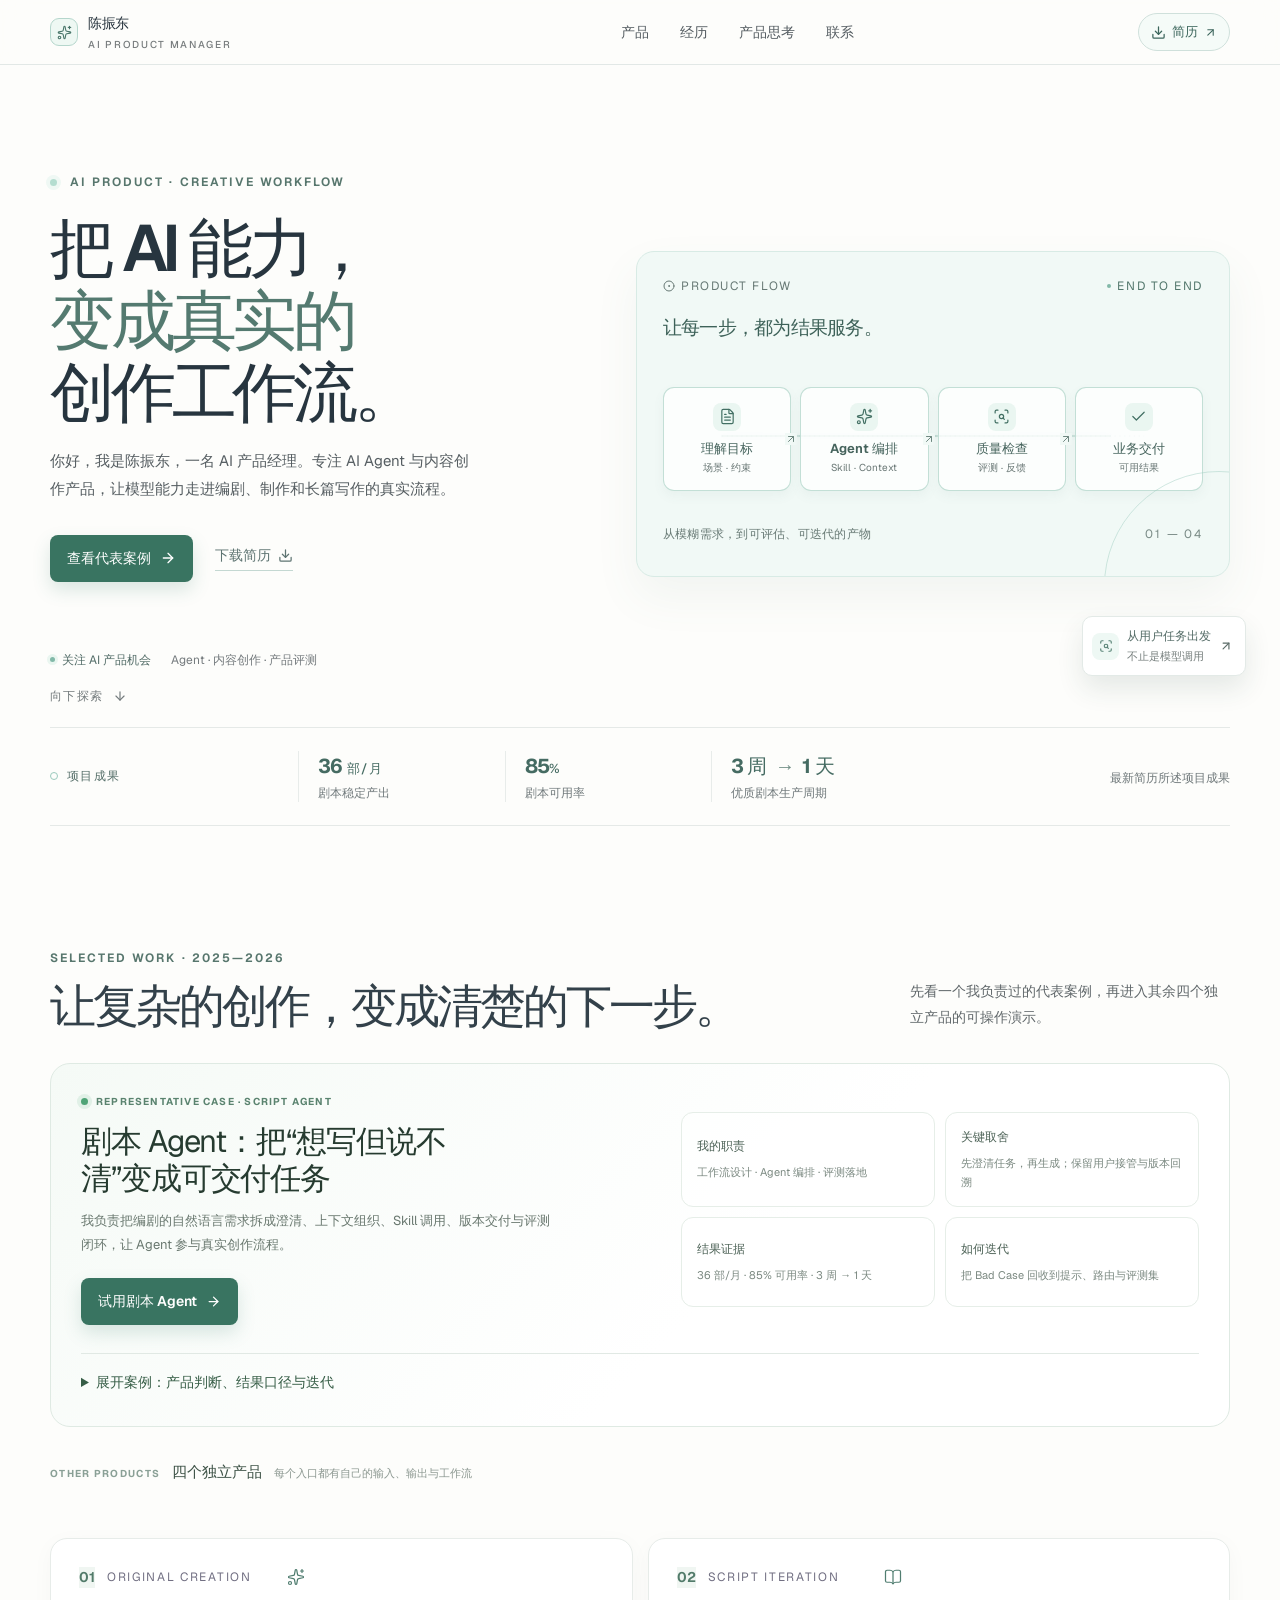
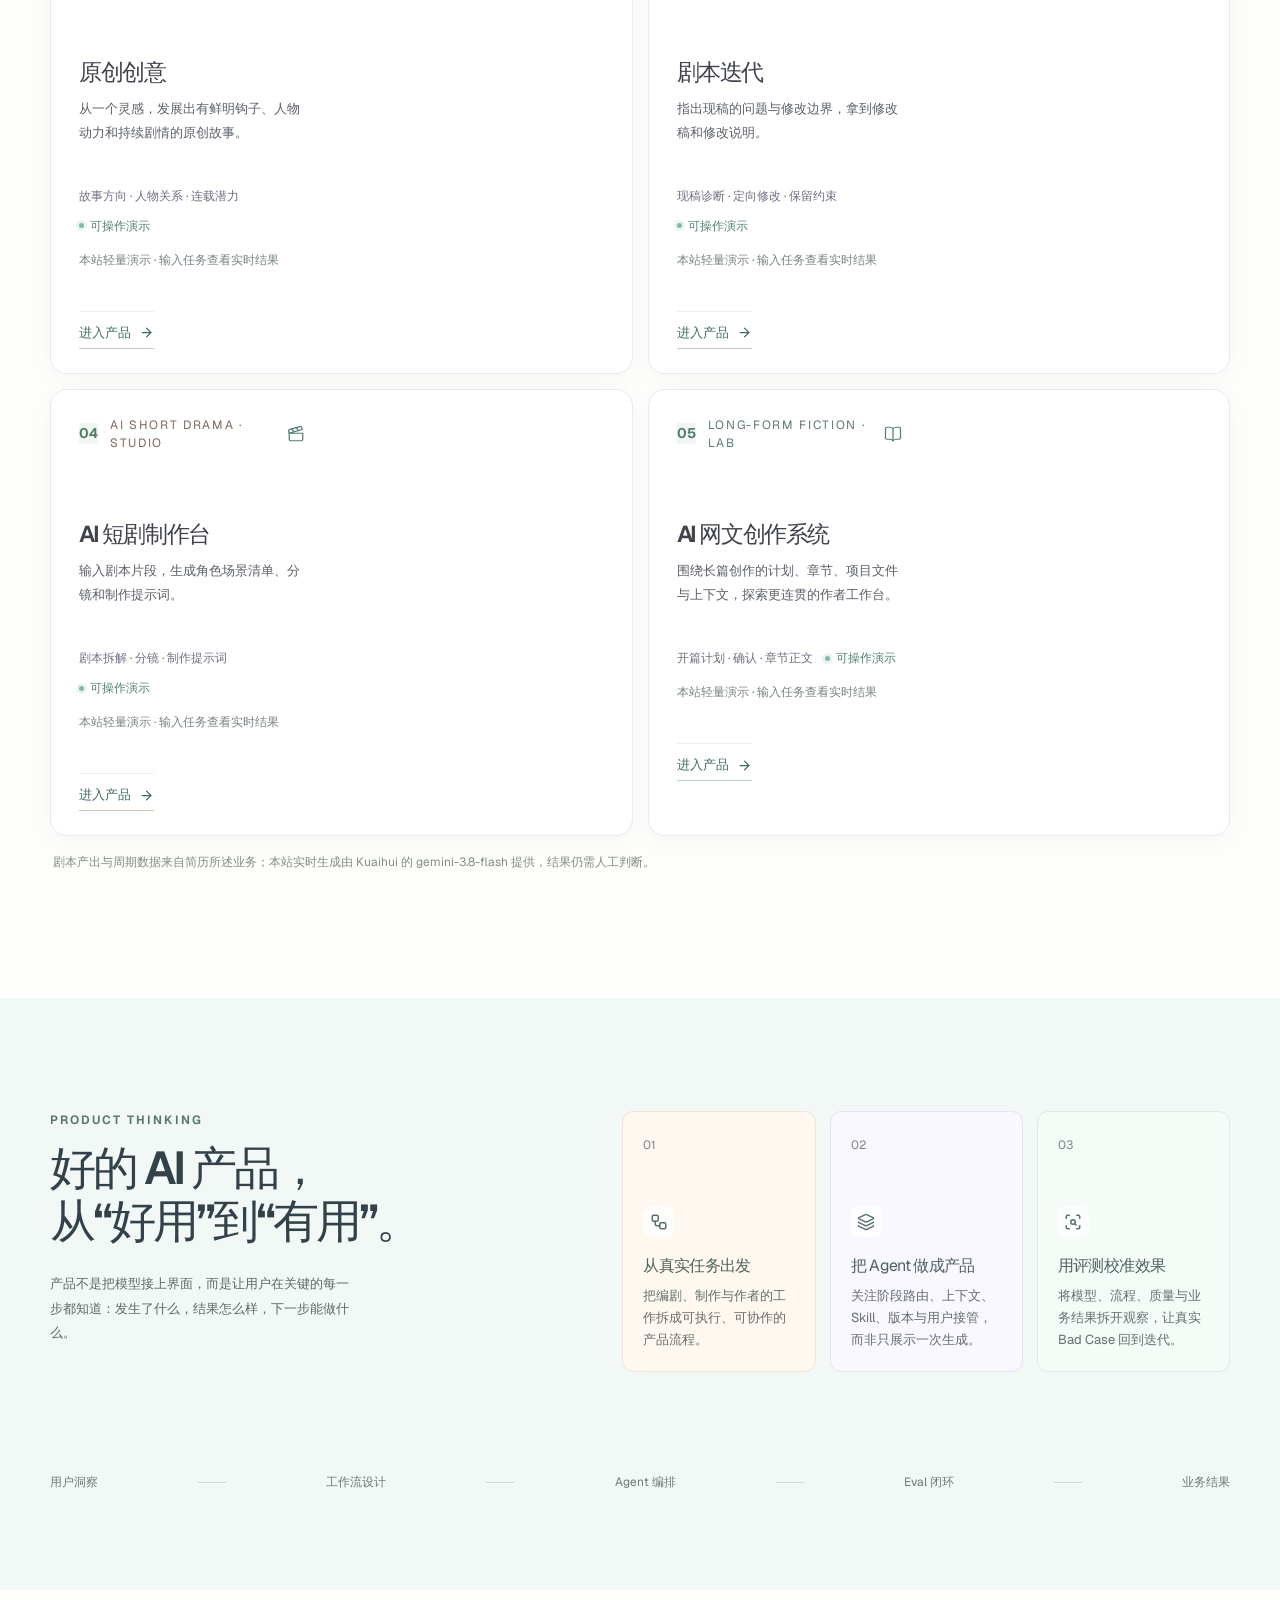
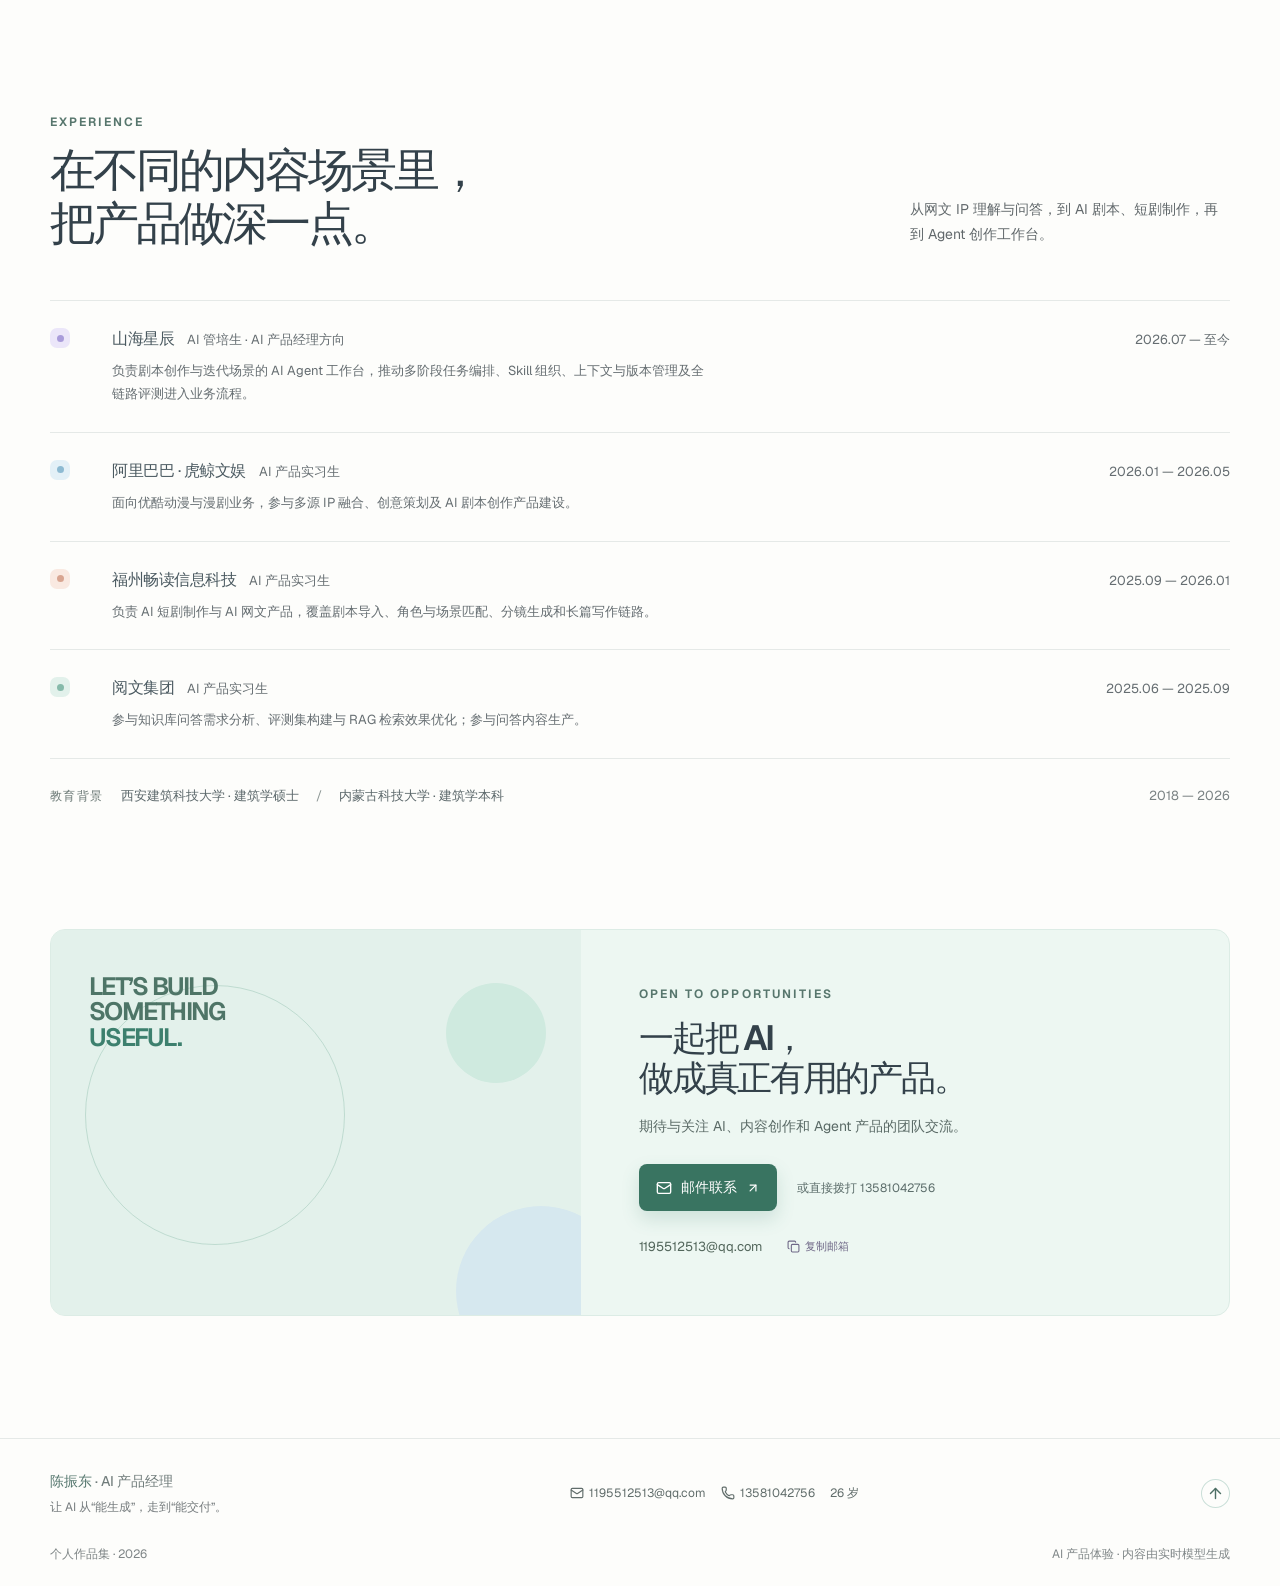
<file: projects/short-drama/index.html>
<!doctype html>
<html lang="zh-CN">
  <head>
    <meta charset="UTF-8" />
    <link rel="icon" type="image/svg+xml" href="/favicon.svg" />
    <meta name="viewport" content="width=device-width, initial-scale=1.0" />
    <meta
      name="description"
      content="输入剧本片段，生成角色场景清单、分镜和制作提示词。 在线体验由 Gemini 3.8 Flash 提供的真实生成。"
    />
    <title>AI 短剧制作台 · 陈振东 | AI 产品经理</title>
    <meta name="theme-color" content="#fdfdfb" />
    <link rel="canonical" href="https://closer-creat.github.io/projects/short-drama/" />
    <meta property="og:type" content="website" />
    <meta property="og:locale" content="zh_CN" />
    <meta property="og:site_name" content="陈振东 · AI 产品作品集" />
    <meta property="og:title" content="AI 短剧制作台 · 陈振东 | AI 产品经理" />
    <meta
      property="og:description"
      content="输入剧本片段，生成角色场景清单、分镜和制作提示词。 在线体验由 Gemini 3.8 Flash 提供的真实生成。"
    />
    <meta property="og:url" content="https://closer-creat.github.io/projects/short-drama/" />
    <script type="module" crossorigin src="/assets/index-BRLdlE_o.js"></script>
    <link rel="stylesheet" crossorigin href="/assets/index-TGGJZTdG.css">
  </head>
  <body>
    <div id="root"></div>
  </body>
</html>
</file>
